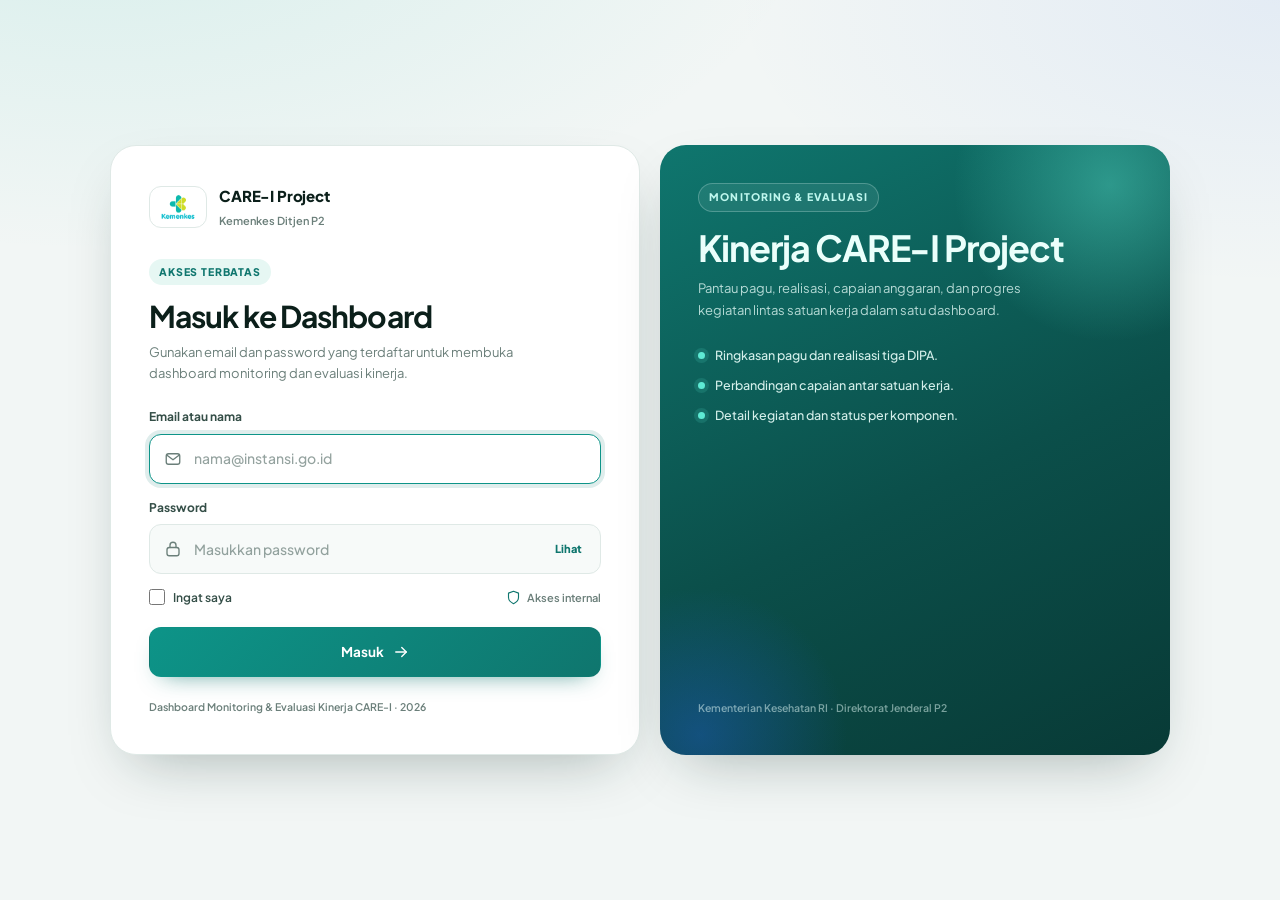
<file: index.html>
<!DOCTYPE html>
<html lang="id" data-theme="light">
<head>
  <meta charset="UTF-8">
  <meta name="viewport" content="width=device-width, initial-scale=1.0">
  <meta name="description" content="Dashboard Monitoring dan Evaluasi Kinerja CARE-I Project Tahun 2026 - Kementerian Kesehatan RI & The World Bank.">
  <title>Dasbor Kinerja CARE-I 2026 | Kemenkes Ditjen P2</title>
  <script src="js/auth-config.js"></script>
  <script>
    (function () {
      var cfg = window.PME_AUTH_CONFIG || {};
      var key = cfg.sessionKey || "pme.auth.v1";
      var session = null;
      try {
        var raw = window.sessionStorage.getItem(key) || window.localStorage.getItem(key);
        session = raw ? JSON.parse(raw) : null;
      } catch (error) {}
      if (session && session.exp && session.exp > Date.now()) return;
      try {
        window.sessionStorage.removeItem(key);
        window.localStorage.removeItem(key);
      } catch (error) {}
      var next = window.location.pathname + window.location.search + window.location.hash;
      window.location.replace((cfg.loginPath || "login.html") + "?next=" + encodeURIComponent(next));
    })();
  </script>
  <link rel="icon" type="image/png" href="assets/images/logos/kemenkes.png">
  <link rel="preconnect" href="https://fonts.googleapis.com">
  <link rel="preconnect" href="https://fonts.gstatic.com" crossorigin>
  <link href="https://fonts.googleapis.com/css2?family=Plus+Jakarta+Sans:wght@400;500;600;700;800&display=swap" rel="stylesheet">
  <link rel="stylesheet" href="css/styles.css">
</head>
<body>
  <a class="skip-link" href="#beranda">Lewati ke konten utama</a>

  <!-- SVG Sprite Icons -->
  <svg class="svg-sprite" aria-hidden="true" xmlns="http://www.w3.org/2000/svg">
    <symbol id="i-home" viewBox="0 0 24 24"><path d="m3 9 9-7 9 7v11a2 2 0 0 1-2 2H5a2 2 0 0 1-2-2z"/><polyline points="9 22 9 12 15 12 15 22"/></symbol>
    <symbol id="i-bar-chart" viewBox="0 0 24 24"><line x1="12" y1="20" x2="12" y2="10"/><line x1="18" y1="20" x2="18" y2="4"/><line x1="6" y1="20" x2="6" y2="16"/></symbol>
    <symbol id="i-wallet" viewBox="0 0 24 24"><rect x="3" y="6" width="18" height="14" rx="3"/><path d="M16 13h.01"/><path d="M3 10h18"/></symbol>
    <symbol id="i-banknote" viewBox="0 0 24 24"><rect x="2" y="6" width="20" height="12" rx="2"/><circle cx="12" cy="12" r="2"/><path d="M6 12h.01M18 12h.01"/></symbol>
    <symbol id="i-piggy" viewBox="0 0 24 24"><path d="M19 8.5V7a2 2 0 0 0-2-2h-1l-1.2-2.2a1 1 0 0 0-.9-.5H10a1 1 0 0 0-.9 1.5L10 5H8a4 4 0 0 0-4 4v1a4 4 0 0 0-2 3.5V17h2v2h4v-2h4v2h4v-2.3A6.5 6.5 0 0 0 21 12a6.4 6.4 0 0 0-2-3.5z"/><path d="M16 11h.01"/></symbol>
    <symbol id="i-target" viewBox="0 0 24 24"><circle cx="12" cy="12" r="9"/><circle cx="12" cy="12" r="5"/><circle cx="12" cy="12" r="1"/></symbol>
    <symbol id="i-calendar" viewBox="0 0 24 24"><rect x="3" y="4" width="18" height="18" rx="2"/><path d="M16 2v4M8 2v4M3 10h18"/></symbol>
    <symbol id="i-search" viewBox="0 0 24 24"><circle cx="11" cy="11" r="7"/><path d="m21 21-4.3-4.3"/></symbol>
    <symbol id="i-download" viewBox="0 0 24 24"><path d="M21 15v4a2 2 0 0 1-2 2H5a2 2 0 0 1-2-2v-4"/><path d="m7 10 5 5 5-5"/><path d="M12 15V3"/></symbol>
    <symbol id="i-printer" viewBox="0 0 24 24"><path d="M6 9V2h12v7"/><path d="M6 18H4a2 2 0 0 1-2-2v-5a2 2 0 0 1 2-2h16a2 2 0 0 1 2 2v5a2 2 0 0 1-2 2h-2"/><rect x="6" y="14" width="12" height="8"/></symbol>
    <symbol id="i-moon" viewBox="0 0 24 24"><path d="M21 12.79A9 9 0 1 1 11.21 3 7 7 0 0 0 21 12.79z"/></symbol>
    <symbol id="i-sun" viewBox="0 0 24 24"><circle cx="12" cy="12" r="4"/><path d="M12 2v2M12 20v2M4.93 4.93l1.41 1.41M17.66 17.66l1.41 1.41M2 12h2M20 12h2M6.34 17.66l-1.41 1.41M19.07 4.93l-1.41 1.41"/></symbol>
    <symbol id="i-menu" viewBox="0 0 24 24"><path d="M4 6h16M4 12h16M4 18h16"/></symbol>
    <symbol id="i-x" viewBox="0 0 24 24"><path d="M18 6 6 18M6 6l12 12"/></symbol>
    <symbol id="i-chevron-right" viewBox="0 0 24 24"><path d="m9 18 6-6-6-6"/></symbol>
    <symbol id="i-chevron-down" viewBox="0 0 24 24"><path d="m6 9 6 6 6-6"/></symbol>
    <symbol id="i-arrow-up" viewBox="0 0 24 24"><path d="m18 15-6-6-6 6"/></symbol>
    <symbol id="i-arrow-down" viewBox="0 0 24 24"><path d="m6 9 6 6 6-6"/></symbol>
    <symbol id="i-info" viewBox="0 0 24 24"><circle cx="12" cy="12" r="9"/><path d="M12 16v-4M12 8h.01"/></symbol>
    <symbol id="i-check" viewBox="0 0 24 24"><path d="m20 6-11 11-5-5"/></symbol>
    <symbol id="i-alert" viewBox="0 0 24 24"><path d="m10.29 3.86-8.18 14A2 2 0 0 0 3.82 21h16.36a2 2 0 0 0 1.71-3.14l-8.18-14a2 2 0 0 0-3.42 0z"/><path d="M12 9v4M12 17h.01"/></symbol>
    <symbol id="i-building" viewBox="0 0 24 24"><rect x="4" y="2" width="16" height="20" rx="1"/><path d="M9 22v-4h6v4M8 6h.01M16 6h.01M8 10h.01M16 10h.01M8 14h.01M16 14h.01"/></symbol>
    <symbol id="i-layers" viewBox="0 0 24 24"><path d="m12 2 9 5-9 5-9-5 9-5z"/><path d="m3 12 9 5 9-5"/><path d="m3 17 9 5 9-5"/></symbol>
    <symbol id="i-activity" viewBox="0 0 24 24"><path d="M22 12h-4l-3 9L9 3l-3 9H2"/></symbol>
    <symbol id="i-pie" viewBox="0 0 24 24"><path d="M21.21 15.89A10 10 0 1 1 8 2.83"/><path d="M22 12A10 10 0 0 0 12 2v10z"/></symbol>
    <symbol id="i-globe" viewBox="0 0 24 24"><circle cx="12" cy="12" r="9"/><path d="M3 12h18M12 3a15 15 0 0 1 0 18 15 15 0 0 1 0-18z"/></symbol>
    <symbol id="i-shield" viewBox="0 0 24 24"><path d="M12 22s8-4 8-10V5l-8-3-8 3v7c0 6 8 10 8 10z"/></symbol>
    <symbol id="i-users" viewBox="0 0 24 24"><path d="M16 21v-2a4 4 0 0 0-4-4H6a4 4 0 0 0-4 4v2"/><circle cx="9" cy="7" r="4"/><path d="M22 21v-2a4 4 0 0 0-3-3.87M16 3.13a4 4 0 0 1 0 7.75"/></symbol>
    <symbol id="i-file" viewBox="0 0 24 24"><path d="M14 2H6a2 2 0 0 0-2 2v16a2 2 0 0 0 2 2h12a2 2 0 0 0 2-2V8z"/><path d="M14 2v6h6M8 13h8M8 17h8"/></symbol>
    <symbol id="i-presentation" viewBox="0 0 24 24"><rect x="2" y="3" width="20" height="14" rx="2"/><path d="M12 17v4M8 21h8"/><path d="m9 11 2 2 4-4"/></symbol>
    <symbol id="i-filter" viewBox="0 0 24 24"><path d="M22 3H2l8 9.46V19l4 2v-8.54L22 3z"/></symbol>
    <symbol id="i-clock" viewBox="0 0 24 24"><circle cx="12" cy="12" r="9"/><path d="M12 7v5l3 2"/></symbol>
    <symbol id="i-external" viewBox="0 0 24 24"><path d="M18 13v6a2 2 0 0 1-2 2H5a2 2 0 0 1-2-2V8a2 2 0 0 1 2-2h6"/><path d="M15 3h6v6"/><path d="M10 14 21 3"/></symbol>
    <symbol id="i-logout" viewBox="0 0 24 24"><path d="M9 21H5a2 2 0 0 1-2-2V5a2 2 0 0 1 2-2h4"/><path d="m16 17 5-5-5-5"/><path d="M21 12H9"/></symbol>
    <symbol id="i-flask" viewBox="0 0 24 24"><path d="M10 2v7.527a2 2 0 0 1-.211.896L4.72 20.55a1 1 0 0 0 .9 1.45h12.76a1 1 0 0 0 .9-1.45l-5.069-10.127A2 2 0 0 1 14 9.527V2"/><path d="M8.5 2h7"/><path d="M7 16h10"/></symbol>
    <symbol id="i-cog" viewBox="0 0 24 24"><circle cx="12" cy="12" r="3"/><path d="M19.4 15a1.65 1.65 0 0 0 .33 1.82l.06.06a2 2 0 1 1-2.83 2.83l-.06-.06a1.65 1.65 0 0 0-1.82-.33 1.65 1.65 0 0 0-1 1.51V21a2 2 0 0 1-4 0v-.09A1.65 1.65 0 0 0 9 19.4a1.65 1.65 0 0 0-1.82.33l-.06.06a2 2 0 1 1-2.83-2.83l.06-.06a1.65 1.65 0 0 0 .33-1.82 1.65 1.65 0 0 0-1.51-1H3a2 2 0 0 1 0-4h.09A1.65 1.65 0 0 0 4.6 9a1.65 1.65 0 0 0-.33-1.82l-.06-.06a2 2 0 1 1 2.83-2.83l.06.06a1.65 1.65 0 0 0 1.82.33H9a1.65 1.65 0 0 0 1-1.51V3a2 2 0 0 1 4 0v.09a1.65 1.65 0 0 0 1 1.51 1.65 1.65 0 0 0 1.82-.33l.06-.06a2 2 0 1 1 2.83 2.83l-.06.06a1.65 1.65 0 0 0-.33 1.82V9a1.65 1.65 0 0 0 1.51 1H21a2 2 0 0 1 0 4h-.09a1.65 1.65 0 0 0-1.51 1z"/></symbol>
    <symbol id="i-headset" viewBox="0 0 24 24"><path d="M3 18v-6a9 9 0 0 1 18 0v6"/><path d="M21 19a2 2 0 0 1-2 2h-1a2 2 0 0 1-2-2v-3a2 2 0 0 1 2-2h3zM3 19a2 2 0 0 0 2 2h1a2 2 0 0 0 2-2v-3a2 2 0 0 0-2-2H3z"/></symbol>
  </svg>

  <div class="dashboard-shell">
    <!-- Left Sidebar (Matching Dasbor Kinerja CARE-I 2026.png) -->
    <aside class="dashboard-sidebar" id="appSidebar" aria-label="Navigasi Utama Proyek">
      <div>
        <a class="sidebar-brand" href="#beranda" aria-label="CARE-I Project Beranda">
          <img src="assets/images/logos/kemenkes.png" alt="Logo Kemenkes">
          <div class="sidebar-brand-text">
            <strong>CARE-I Project</strong>
            <small>Kemenkes Ditjen P2</small>
          </div>
        </a>

        <nav class="side-nav" id="sideNav">
          <a class="side-nav-link is-active" href="#beranda" data-section="beranda">
            <svg class="icon"><use href="#i-home"></use></svg>
            <span>Beranda</span>
          </a>
          <a class="side-nav-link" href="#profil" data-section="profil">
            <svg class="icon"><use href="#i-bar-chart"></use></svg>
            <span>Profil Project</span>
          </a>
          <a class="side-nav-link" href="#anggaran" data-section="anggaran">
            <svg class="icon"><use href="#i-wallet"></use></svg>
            <span>Anggaran</span>
          </a>
          <a class="side-nav-link" href="#kegiatan" data-section="kegiatan">
            <svg class="icon"><use href="#i-cog"></use></svg>
            <span>Pelaksanaan Kegiatan</span>
          </a>
          <button class="side-nav-link side-nav-action" id="btnOpenKurs" type="button">
            <svg class="icon"><use href="#i-banknote"></use></svg>
            <span>Kurs USD/IDR</span>
          </button>
          <!--
          <button class="side-nav-link side-nav-action" id="btnOpenRealisasiInput" type="button">
            <svg class="icon"><use href="#i-activity"></use></svg>
            <span>Input Realisasi</span>
          </button> 
          -->
        </nav>
      </div>

      <div class="sidebar-footer">
        <div class="sidebar-tagline">
          <span class="sidebar-tagline-text">One Health for a Healthier Indonesia</span>
          <span class="sidebar-tagline-sub">Pandemic Fund &middot; CARE-I</span>
        </div>
      </div>
    </aside>

    <div class="sidebar-backdrop" id="sidebarBackdrop" aria-hidden="true"></div>

    <!-- Main Content Stream -->
    <div class="dashboard-content">
      <!-- Topbar Header -->
      <header class="dashboard-topbar" id="topbar">
        <div class="dashboard-topbar-title">
          <h1 id="topbarTitle">Monitoring dan Evaluasi Kinerja CARE-I Project Tahun 2026</h1>
          <p id="topbarSubtitle">Bersama untuk Indonesia lebih sehat dan siap menghadapi pandemi</p>
        </div>

        <div class="dashboard-topbar-row">
          <div class="topbar-logos">
            <img src="assets/images/logos/kemenkes.png" alt="Logo Kemenkes Ditjen P2" title="Kemenkes Ditjen P2">
            <img src="assets/images/logos/world-bank.png" alt="The World Bank" title="The World Bank">
            <img src="assets/images/logos/pandemic-fund.png" alt="The Pandemic Fund" title="The Pandemic Fund">
          </div>

          <div class="topbar-actions">
          <a class="btn btn-ghost" href="presentations.html" title="Buka halaman presentasi">
            <svg class="icon"><use href="#i-presentation"></use></svg>
            <span>Presentations</span>
          </a>
          <label class="select-box year-filter" for="filterYear" title="Pilih tahun anggaran">
            <svg class="icon"><use href="#i-calendar"></use></svg>
            <select id="filterYear" aria-label="Pilih tahun anggaran"></select>
          </label>
          <span class="data-pill" title="Periode data terakhir">
            <svg class="icon"><use href="#i-calendar"></use></svg>
            <span>Data per <strong id="dataAsOfTop">01 Oktober 2026</strong></span>
          </span>
          <button class="icon-btn" id="themeToggle" type="button" aria-label="Ubah tema" title="Ubah tema">
            <svg class="icon icon-moon"><use href="#i-moon"></use></svg>
            <svg class="icon icon-sun"><use href="#i-sun"></use></svg>
          </button>
          <button class="btn btn-ghost" id="btnExport" type="button" title="Ekspor data kegiatan ke CSV">
            <svg class="icon"><use href="#i-download"></use></svg>
            <span>Ekspor</span>
          </button>
          <button class="btn btn-primary" id="btnPrint" type="button" title="Cetak dashboard">
            <svg class="icon"><use href="#i-printer"></use></svg>
            <span>Cetak</span>
          </button>
          <details class="user-menu" id="topbarUser" hidden>
            <summary class="user-summary">
              <span class="user-avatar" id="userAvatar" aria-hidden="true">A</span>
              <span class="user-text">
                <strong id="userName">Administrator</strong>
                <small id="userEmail">admin@pme.go.id</small>
              </span>
              <svg class="icon user-chevron" aria-hidden="true"><use href="#i-chevron-down"></use></svg>
            </summary>
            <div class="user-pop">
              <div class="user-pop-head">
                <span class="user-avatar user-avatar-lg" id="userAvatarPop" aria-hidden="true">A</span>
                <span class="user-pop-text">
                  <strong id="userNamePop">Administrator</strong>
                  <small id="userEmailPop">admin@pme.go.id</small>
                </span>
              </div>
              <button class="user-logout" id="logoutBtn" type="button">
                <svg class="icon"><use href="#i-logout"></use></svg>
                <span>Keluar dari dashboard</span>
              </button>
            </div>
          </details>
          <button class="icon-btn nav-toggle" id="navToggle" type="button" aria-label="Buka navigasi sidebar" aria-expanded="false">
            <svg class="icon"><use href="#i-menu"></use></svg>
          </button>
          </div>
        </div>
      </header>

      <main id="main">
        <!-- ====================================================================
             SECTION 1: BERANDA (Matching Dasbor Kinerja CARE-I 2026.png)
             ==================================================================== -->
        <section class="section section-beranda" id="beranda" aria-labelledby="berandaHeading">
          <h2 class="sr-only" id="berandaHeading">Beranda Eksekutif CARE-I 2026</h2>

          <!-- 4 Top KPI Cards -->
          <div class="beranda-kpi-grid">
            <article class="beranda-kpi-card">
              <div class="beranda-kpi-top">
                <div>
                  <span class="beranda-kpi-label">Total Pagu</span>
                  <strong class="beranda-kpi-value" id="berandaPagu">Rp79,89 M</strong>
                </div>
                <div class="beranda-kpi-icon">
                  <svg class="icon"><use href="#i-wallet"></use></svg>
                </div>
              </div>
              <div class="beranda-kpi-foot">
                <span>Alokasi 3 DIPA Tahun 2026</span>
                <span class="chip chip-teal">11 Satker</span>
              </div>
            </article>

            <article class="beranda-kpi-card kpi-realisasi">
              <div class="beranda-kpi-top">
                <div>
                  <span class="beranda-kpi-label">Total Realisasi</span>
                  <strong class="beranda-kpi-value" id="berandaRealisasi">Rp49,14 M</strong>
                </div>
                <div class="beranda-kpi-icon">
                  <svg class="icon"><use href="#i-file"></use></svg>
                </div>
              </div>
              <div class="beranda-kpi-foot">
                <span>Cut off SAKTI (SP2D)</span>
                <span class="chip chip-teal" id="berandaRealisasiPct">61,5%</span>
              </div>
            </article>

            <article class="beranda-kpi-card kpi-sisa">
              <div class="beranda-kpi-top">
                <div>
                  <span class="beranda-kpi-label">Sisa Anggaran</span>
                  <strong class="beranda-kpi-value" id="berandaSisa">Rp30,76 M</strong>
                </div>
                <div class="beranda-kpi-icon">
                  <svg class="icon"><use href="#i-piggy"></use></svg>
                </div>
              </div>
              <div class="beranda-kpi-foot">
                <span>Sisa alokasi belum terserap</span>
                <span class="chip chip-amber" id="berandaSisaPct">38,5%</span>
              </div>
            </article>

            <article class="beranda-kpi-card kpi-capaian">
              <div class="beranda-kpi-top">
                <div>
                  <span class="beranda-kpi-label">Capaian Realisasi</span>
                  <strong class="beranda-kpi-value" id="berandaCapaian">61,5%</strong>
                </div>
                <div class="beranda-gauge-wrap">
                  <div class="beranda-gauge-ring">
                    <svg viewBox="0 0 36 36">
                      <path class="bg" d="M18 2.0845 a 15.9155 15.9155 0 0 1 0 31.831 a 15.9155 15.9155 0 0 1 0 -31.831" />
                      <path class="val" id="berandaCapaianRing" stroke-dasharray="61.5, 100" d="M18 2.0845 a 15.9155 15.9155 0 0 1 0 31.831 a 15.9155 15.9155 0 0 1 0 -31.831" />
                    </svg>
                    <div class="beranda-gauge-icon">
                      <svg class="icon"><use href="#i-check"></use></svg>
                    </div>
                  </div>
                </div>
              </div>
              <div class="beranda-kpi-foot">
                <span>Target Realisasi 2026</span>
                <span class="chip chip-teal">Berprogres</span>
              </div>
            </article>
          </div>

          <!-- Middle Row: Profil Hibah CARE-I & Realisasi Anggaran 2026 (Grouped Bar Chart) -->
          <div class="beranda-middle-grid">
            <article class="beranda-profile-card">
              <div class="beranda-card-head">
                <svg class="icon"><use href="#i-info"></use></svg>
                <h3>Profil Hibah CARE-I</h3>
              </div>
              <div class="beranda-profile-body">
                <div class="beranda-profile-left">
                  <div class="beranda-grant-stat">
                    <span>Nilai Hibah</span>
                    <strong id="berandaGrantUSD">USD 20,72 Juta</strong>
                    <small id="berandaGrantIDR">(&approx; Rp 331,56 Miliar)</small>
                  </div>
                  <div class="beranda-grant-stat">
                    <span>Periode Pelaksanaan</span>
                    <strong id="berandaPeriod">2025 &ndash; 2028</strong>
                    <small>Closing: 31 Agustus 2028</small>
                  </div>
                  <p class="beranda-profile-desc">
                    Memperkuat kapasitas kesiapsiagaan dan respons pandemi Indonesia melalui pendekatan <strong>OneHealth</strong> yang terintegrasi, dengan fokus pada Penyakit Infeksi Emerging (EID).
                  </p>
                </div>
                <div class="beranda-komponen-box">
                  <h4>Komponen Kegiatan</h4>
                  <ul class="beranda-komponen-list" id="berandaKomponenList">
                    <li class="beranda-komponen-item c-lab">
                      <div class="beranda-komponen-item-left">
                        <svg class="icon"><use href="#i-flask"></use></svg>
                        <span>Laboratory System</span>
                      </div>
                      <span class="beranda-komponen-pct">23%</span>
                    </li>
                    <li class="beranda-komponen-item c-surv">
                      <div class="beranda-komponen-item-left">
                        <svg class="icon"><use href="#i-search"></use></svg>
                        <span>Surveillance</span>
                      </div>
                      <span class="beranda-komponen-pct">62%</span>
                    </li>
                    <li class="beranda-komponen-item c-resp">
                      <div class="beranda-komponen-item-left">
                        <svg class="icon"><use href="#i-shield"></use></svg>
                        <span>Health Response</span>
                      </div>
                      <span class="beranda-komponen-pct">1%</span>
                    </li>
                    <li class="beranda-komponen-item c-cross">
                      <div class="beranda-komponen-item-left">
                        <svg class="icon"><use href="#i-layers"></use></svg>
                        <span>Cross-Cutting</span>
                      </div>
                      <span class="beranda-komponen-pct">14%</span>
                    </li>
                  </ul>
                </div>
              </div>
            </article>

            <!-- Realisasi Anggaran 2026 (Grouped Bar Chart: Pagu, Realisasi, Sisa per DIPA) -->
            <article class="beranda-dipa-card">
              <div class="beranda-card-head" style="justify-content: space-between;">
                <div style="display:flex; align-items:center; gap:10px;">
                  <svg class="icon"><use href="#i-bar-chart"></use></svg>
                  <h3>Realisasi Anggaran 2026</h3>
                </div>
                <div class="legend-inline">
                  <span><i class="dot" style="background:#0f4c47;"></i> Pagu</span>
                  <span><i class="dot" style="background:#0d9488;"></i> Realisasi</span>
                  <span><i class="dot" style="background:#84cc16;"></i> Sisa</span>
                </div>
              </div>
              <div class="beranda-chart-wrap">
                <canvas id="berandaDipaChart" aria-label="Grafik realisasi anggaran per DIPA" role="img"></canvas>
              </div>
            </article>
          </div>

          <!-- Bottom Row: Status Indikator Pelaksanaan (Donut), Progress Implementasi, Informasi Penting -->
          <div class="beranda-bottom-grid">
            <!-- Card 1: Status Indikator Pelaksanaan -->
            <article class="beranda-donut-card">
              <div class="beranda-card-head">
                <svg class="icon"><use href="#i-target"></use></svg>
                <h3>Status Indikator Pelaksanaan</h3>
              </div>
              <div class="beranda-donut-wrap">
                <div class="beranda-donut-canvas-box">
                  <canvas id="indicatorStatusChart" aria-label="Donut status indikator pelaksanaan" role="img"></canvas>
                  <div class="beranda-donut-center">
                    <strong id="berandaIndicatorCount">51</strong>
                    <span>Indikator</span>
                  </div>
                </div>
                <ul class="beranda-donut-legend">
                  <li>
                    <span class="dot-label"><span class="dot" style="background:#10b981;"></span>Tercapai</span>
                    <strong>58% (12)</strong>
                  </li>
                  <li>
                    <span class="dot-label"><span class="dot" style="background:#0284c7;"></span>Berprogres</span>
                    <strong>19% (22)</strong>
                  </li>
                  <li>
                    <span class="dot-label"><span class="dot" style="background:#f59e0b;"></span>Perlu Perhatian</span>
                    <strong>3% (5)</strong>
                  </li>
                  <li>
                    <span class="dot-label"><span class="dot" style="background:#94a3b8;"></span>Tanpa PIC / &gt;2026</span>
                    <strong>20% (12)</strong>
                  </li>
                </ul>
              </div>
            </article>

            <!-- Card 2: Progress Implementasi Kegiatan -->
            <article class="beranda-progress-card">
              <div class="beranda-card-head">
                <svg class="icon"><use href="#i-activity"></use></svg>
                <h3>Progress Implementasi Kegiatan</h3>
              </div>
              <div class="beranda-progress-list" id="berandaCompProgress">
                <div class="beranda-prog-item">
                  <div class="beranda-prog-head">
                    <span class="beranda-prog-head-left"><svg class="icon" style="color:#0d9488"><use href="#i-flask"></use></svg>Penguatan Sistem Laboratorium</span>
                    <strong>23%</strong>
                  </div>
                  <div class="beranda-prog-bar"><span style="width:23%; background:#0d9488"></span></div>
                </div>
                <div class="beranda-prog-item">
                  <div class="beranda-prog-head">
                    <span class="beranda-prog-head-left"><svg class="icon" style="color:#2563eb"><use href="#i-search"></use></svg>Penguatan Sistem Surveilans Terpadu</span>
                    <strong>62%</strong>
                  </div>
                  <div class="beranda-prog-bar"><span style="width:62%; background:#2563eb"></span></div>
                </div>
                <div class="beranda-prog-item">
                  <div class="beranda-prog-head">
                    <span class="beranda-prog-head-left"><svg class="icon" style="color:#f59e0b"><use href="#i-shield"></use></svg>Penguatan Kesiapsiagaan &amp; Respons</span>
                    <strong>1%</strong>
                  </div>
                  <div class="beranda-prog-bar"><span style="width:1%; background:#f59e0b"></span></div>
                </div>
                <div class="beranda-prog-item">
                  <div class="beranda-prog-head">
                    <span class="beranda-prog-head-left"><svg class="icon" style="color:#8b5cf6"><use href="#i-layers"></use></svg>Komponen Lintas Sektor</span>
                    <strong>14%</strong>
                  </div>
                  <div class="beranda-prog-bar"><span style="width:14%; background:#8b5cf6"></span></div>
                </div>
              </div>
            </article>

            <!-- Card 3: Informasi Penting -->
            <article class="beranda-info-card">
              <div class="beranda-card-head">
                <svg class="icon"><use href="#i-users"></use></svg>
                <h3>Informasi Penting</h3>
              </div>
              <ul class="beranda-info-list">
                <li class="beranda-info-item">
                  <div class="beranda-info-icon"><svg class="icon"><use href="#i-calendar"></use></svg></div>
                  <div>
                    <strong>Periode Proyek 2025 &ndash; 2028</strong>
                    <p>Closing Date: 31 Agustus 2028 dengan skema pendanaan Pandemic Fund &amp; World Bank.</p>
                  </div>
                </li>
                <li class="beranda-info-item">
                  <div class="beranda-info-icon"><svg class="icon"><use href="#i-shield"></use></svg></div>
                  <div>
                    <strong>Pelaksanaan Swakelola Tipe 2</strong>
                    <p>Kementerian Kesehatan bertindak sebagai Executing Agency (EA) bersama K/L mitra.</p>
                  </div>
                </li>
                <li class="beranda-info-item">
                  <div class="beranda-info-icon"><svg class="icon"><use href="#i-users"></use></svg></div>
                  <div>
                    <strong>Pelaksana Multisektor</strong>
                    <p>Kemenkes, BRIN, Kementan, Kemenko PMK, Kemenko PM, dan Kemenhut.</p>
                  </div>
                </li>
              </ul>
            </article>
          </div>

          <!-- Beranda Bottom Banner -->
          <footer class="beranda-banner-foot">
            <div class="beranda-banner-left">Bogor, 30 September &ndash; 3 Oktober 2026</div>
            <div class="beranda-banner-center">Sehat Bersama &nbsp;|&nbsp; Siap Menghadapi Pandemi &nbsp;|&nbsp; Mewujudkan Indonesia Sehat</div>
            <div class="beranda-banner-right">
              <svg class="icon"><use href="#i-check"></use></svg>
              <span>CARE-I Project</span>
            </div>
          </footer>
        </section>

        <!-- ====================================================================
             SECTION 2: PROFIL PROJECT
             ==================================================================== -->
        <section class="section" id="profil" aria-labelledby="profilTitle">
          <div class="section-head">
            <div>
              <span class="section-kicker">Informasi Program</span>
              <h2 id="profilTitle">Profil Hibah CARE-I</h2>
            </div>
            <p class="section-note">One Health for a Healthier Indonesia &middot; Grant No. TF0B9745</p>
          </div>

          <div class="grid grid-2">
            <article class="card profile-card">
              <div class="profile-head">
                <div class="profile-logo">
                  <img src="assets/images/logos/kemenkes.png" alt="Logo Kementerian Kesehatan">
                </div>
                <div>
                  <h3>CARE-I Project</h3>
                  <p>Collaborative Approach for Resilient Surveillance and Pandemic Preparedness in Indonesia</p>
                </div>
              </div>
              <dl class="profile-list">
                <div><dt>Kementerian / Lembaga</dt><dd id="profileInstitution">Kementerian Kesehatan RI - Ditjen P2</dd></div>
                <div><dt>Mitra Pembangunan</dt><dd id="profilePartner">The World Bank &amp; The Pandemic Fund</dd></div>
                <div><dt>Nilai Hibah 3 Tahun</dt><dd id="profileGrant">USD 20,72 Juta (&approx; Rp 331,56 Miliar)</dd></div>
                <div><dt>Pagu Tahun <span id="profilePaguLabel">2026</span></dt><dd id="profilePaguYear">Rp 79.894.446.000</dd></div>
                <div><dt>Signed Grant Agreement</dt><dd>8 Desember 2025</dd></div>
                <div><dt>Implementation Support Mission</dt><dd>12 &ndash; 14 Januari 2026</dd></div>
                <div><dt>Batas Akhir (Closing Date)</dt><dd id="profileClosing">31 Agustus 2028</dd></div>
                <div><dt>Executing Agency (EA)</dt><dd id="profileEA">Kementerian Kesehatan RI</dd></div>
                <div><dt>Satker Pelaksana</dt><dd id="profileSatkers">11 Satker / PIUs Lintas Kementerian</dd></div>
                <div><dt>Sumber Data Dashboard</dt><dd id="profileSource">dashboard PME.xlsx / SAKTI SP2D</dd></div>
              </dl>
            </article>

            <article class="card info-card">
              <div class="card-head">
                <div>
                  <h3>Komponen Utama &amp; Tata Kelola</h3>
                  <p>Fokus strategis kesiapsiagaan pandemi terintegrasi</p>
                </div>
              </div>
              <ul class="info-list">
                <li>
                  <span class="info-icon"><svg class="icon"><use href="#i-flask"></use></svg></span>
                  <div>
                    <strong>PPR (Pandemic Preparedness and Response)</strong>
                    <p>Penguatan kesiapsiagaan sistem laboratorium deteksi dini, respons cepat KLB, dan tata kelola tanggap darurat kesehatan nasional.</p>
                  </div>
                </li>
                <li>
                  <span class="info-icon"><svg class="icon"><use href="#i-shield"></use></svg></span>
                  <div>
                    <strong>IHR (International Health Regulations)</strong>
                    <p>Kepatuhan terhadap standar surveilans terpadu global, verifikasi sinyal wabah 48 jam, dan akreditasi bio-keamanan laboratorium.</p>
                  </div>
                </li>
                <li>
                  <span class="info-icon"><svg class="icon"><use href="#i-users"></use></svg></span>
                  <div>
                    <strong>Skema Swakelola Tipe II K/L</strong>
                    <p>Penyaluran anggaran kontraktual ke Kemenko PM, Kemenko PMK, Kemenhut, Kementan, dan BRIN guna memastikan interoperabilitas One Health.</p>
                  </div>
                </li>
                <li>
                  <span class="info-icon"><svg class="icon"><use href="#i-globe"></use></svg></span>
                  <div>
                    <strong>One Health for a Healthier Indonesia</strong>
                    <p>Pendekatan holistik yang memadukan kesehatan manusia, hewan, satwa liar, dan lingkungan hidup.</p>
                  </div>
                </li>
              </ul>
            </article>
          </div>

          <!-- Official Partner Logos -->
          <article class="card logo-card">
            <div class="card-head">
              <div>
                <h3>PIU &amp; Mitra Pelaksana Resmi</h3>
                <p>Lembaga pelaksana sesuai slide pembuka Monitoring &amp; Evaluasi Kinerja CARE-I 2026</p>
              </div>
            </div>
            <div class="logo-groups">
              <div class="logo-group">
                <span class="logo-group-label">Project Implementing Units (PIUs)</span>
                <div class="logo-row logo-row-piu">
                  <figure class="logo-item">
                    <img src="assets/images/logos/kemenkes.png" alt="Kementerian Kesehatan RI">
                    <figcaption>Kemenkes</figcaption>
                  </figure>
                  <figure class="logo-item">
                    <img src="assets/images/logos/kemenko-pm.png" alt="Kemenko Pemberdayaan Masyarakat">
                    <figcaption>Kemenko PM</figcaption>
                  </figure>
                  <figure class="logo-item">
                    <img src="assets/images/logos/kemenko-pmk.png" alt="Kemenko PMK">
                    <figcaption>Kemenko PMK</figcaption>
                  </figure>
                  <figure class="logo-item">
                    <img src="assets/images/logos/kemenhut.png" alt="Kementerian Kehutanan">
                    <figcaption>Kemenhut</figcaption>
                  </figure>
                  <figure class="logo-item">
                    <img src="assets/images/logos/kementan.png" alt="Kementerian Pertanian">
                    <figcaption>Kementan</figcaption>
                  </figure>
                  <figure class="logo-item">
                    <img src="assets/images/logos/brin.png" alt="Badan Riset dan Inovasi Nasional">
                    <figcaption>BRIN</figcaption>
                  </figure>
                </div>
              </div>

              <div class="logo-group">
                <span class="logo-group-label">Implementing Entities</span>
                <div class="logo-row">
                  <figure class="logo-item">
                    <img src="assets/images/logos/who.png" alt="World Health Organization">
                    <figcaption>WHO</figcaption>
                  </figure>
                  <figure class="logo-item">
                    <img src="assets/images/logos/fao.png" alt="Food and Agriculture Organization">
                    <figcaption>FAO</figcaption>
                  </figure>
                </div>
              </div>

              <div class="logo-group">
                <span class="logo-group-label">Mitra &amp; Pendanaan</span>
                <div class="logo-row">
                  <figure class="logo-item">
                    <img src="assets/images/logos/world-bank.png" alt="The World Bank">
                    <figcaption>The World Bank</figcaption>
                  </figure>
                  <figure class="logo-item">
                    <img src="assets/images/logos/pandemic-fund.png" alt="The Pandemic Fund">
                    <figcaption>Pandemic Fund</figcaption>
                  </figure>
                </div>
              </div>
            </div>
          </article>
        </section>

        <!-- ====================================================================
             SECTION 3: ANGGARAN (Detailed Financial Analysis)
             ==================================================================== -->
        <section class="section" id="anggaran" aria-labelledby="anggaranTitle">
          <div class="section-head">
            <div>
              <span class="section-kicker">Distribusi Anggaran</span>
              <h2 id="anggaranTitle">Pagu &amp; Realisasi per DIPA dan Satker</h2>
            </div>
            <p class="section-note">11 satker pelaksana &middot; Total pagu <strong id="anggaranTotalPagu">Rp 79,89 M</strong></p>
          </div>

          <!-- Financial Breakdown Cards -->
          <div class="kpi-grid">
            <article class="card kpi-card kpi-teal">
              <div class="kpi-top">
                <span class="kpi-icon"><svg class="icon"><use href="#i-wallet"></use></svg></span>
                <span class="kpi-label">Realisasi 3 DIPA</span>
              </div>
              <strong class="kpi-value" id="kpiDipaTotal">Rp 49,14 M</strong>
              <div class="kpi-foot">
                <span>Pagu: Rp 79,89 M</span>
                <span class="chip chip-teal" id="kpiDipaTotalPct">61,50%</span>
              </div>
            </article>

            <article class="card kpi-card kpi-blue">
              <div class="kpi-top">
                <span class="kpi-icon"><svg class="icon"><use href="#i-building"></use></svg></span>
                <span class="kpi-label">Realisasi DIPA P2</span>
              </div>
              <strong class="kpi-value" id="kpiDipaP2">Rp 48,69 M</strong>
              <div class="kpi-foot">
                <span>Pagu: Rp 74,23 M</span>
                <span class="chip chip-blue" id="kpiDipaP2Pct">65,59%</span>
              </div>
            </article>

            <article class="card kpi-card kpi-purple">
              <div class="kpi-top">
                <span class="kpi-icon"><svg class="icon"><use href="#i-users"></use></svg></span>
                <span class="kpi-label">K/L Swakelola Tipe II</span>
              </div>
              <strong class="kpi-value" id="kpiKlSwakelola">Rp 35,38 M</strong>
              <div class="kpi-foot">
                <span>Pagu: Rp 39,46 M</span>
                <span class="chip chip-purple" id="kpiKlSwakelolaPct">89,65%</span>
              </div>
            </article>

            <article class="card kpi-card kpi-amber">
              <div class="kpi-top">
                <span class="kpi-icon"><svg class="icon"><use href="#i-activity"></use></svg></span>
                <span class="kpi-label">Ditjen P2 Internal</span>
              </div>
              <strong class="kpi-value" id="kpiDitjenP2">Rp 13,31 M</strong>
              <div class="kpi-foot">
                <span>Pagu: Rp 34,77 M</span>
                <span class="chip chip-amber" id="kpiDitjenP2Pct">38,28%</span>
              </div>
            </article>
          </div>

          <!-- Charts Grid: Tren Kumulatif & Komposisi Anggaran -->
          <div class="grid grid-2-1">
            <article class="card chart-card">
              <div class="card-head">
                <div>
                  <h3>Tren Kumulatif Realisasi Anggaran</h3>
                  <p>Pertumbuhan realisasi kumulatif dibandingkan target pagu tahun 2026</p>
                </div>
                <span class="chip chip-teal">Mingguan 2026</span>
              </div>
              <div class="chart-box chart-trend">
                <canvas id="trendChart" aria-label="Grafik tren kumulatif realisasi" role="img"></canvas>
              </div>
              <div class="chart-foot" id="trendFoot"></div>
            </article>

            <article class="card chart-card">
              <div class="card-head">
                <div>
                  <h3>Komposisi Anggaran Komponen</h3>
                  <p>Distribusi pagu 4 komponen utama kegiatan</p>
                </div>
              </div>
              <div class="donut-box">
                <canvas id="componentChart" aria-label="Donat komposisi anggaran per komponen" role="img"></canvas>
                <div class="donut-center">
                  <strong id="componentCenter">Rp 0</strong>
                  <span>Total Pagu</span>
                </div>
              </div>
              <ul class="legend-list" id="componentLegend"></ul>
            </article>
          </div>

          <!-- Satker Comparison & DIPA Drilldown -->
          <article class="card chart-card">
            <div class="card-head">
              <div>
                <h3>Pagu &amp; Realisasi per DIPA dan Satuan Kerja</h3>
                <p>Klik DIPA untuk menyaring satker atau gunakan tombol cakupan di sebelah kanan</p>
              </div>
              <div class="legend-inline">
                <span><i class="dot dot-slate"></i> Pagu</span>
                <span><i class="dot dot-teal"></i> Realisasi</span>
              </div>
            </div>

            <div class="dipa-layout">
              <div class="chart-box chart-dipa">
                <canvas id="dipaChart" aria-label="Grafik batang pagu dan realisasi per DIPA" role="img"></canvas>
              </div>
              <ul class="dipa-list" id="dipaList"></ul>
            </div>

            <div class="dipa-subhead">
              <div>
                <h4 id="dipaSatkerTitle">Perbandingan Pagu dan Realisasi per Satker</h4>
                <p id="dipaSatkerNote">11 satker &middot; diurutkan berdasarkan pagu terbesar</p>
              </div>
              <div class="dipa-subhead-actions">
                <div class="dipa-scope" id="dipaScope" role="group" aria-label="Cakupan satker DIPA P2">
                  <button type="button" class="dipa-scope-btn is-active" data-scope="p2" aria-pressed="true">Hanya P2</button>
                  <button type="button" class="dipa-scope-btn" data-scope="kl" aria-pressed="false">Kementerian / Lembaga</button>
                  <button type="button" class="dipa-scope-btn" data-scope="all" aria-pressed="false">Semua Satker</button>
                </div>
                <button type="button" class="dipa-reset" id="dipaReset" hidden>Tampilkan semua DIPA</button>
              </div>
            </div>
            <div class="chart-box chart-satker" id="dipaSatkerBox">
              <canvas id="satkerChart" aria-label="Grafik batang pagu dan realisasi per satker" role="img"></canvas>
            </div>
          </article>

          <!-- Satker Rekap Table -->
          <article class="card table-card">
            <div class="card-head">
              <div>
                <h3>Rekap Kinerja Satuan Kerja (11 Satker)</h3>
                <p>Ringkasan alokasi, realisasi SP2D, capaian, dan sisa per satuan kerja</p>
              </div>
            </div>
            <div class="table-wrap">
              <table class="data-table">
                <thead>
                  <tr>
                    <th scope="col">Satker</th>
                    <th scope="col" class="num">Pagu</th>
                    <th scope="col" class="num">Realisasi</th>
                    <th scope="col" class="progress-col">Capaian</th>
                    <th scope="col" class="num">Sisa</th>
                    <th scope="col" class="center">Status</th>
                  </tr>
                </thead>
                <tbody id="satkerTableBody"></tbody>
              </table>
            </div>
          </article>

          <!-- Kontrak Swakelola Tipe II K/L Table (Slide 10 & 11) -->
          <article class="card table-card">
            <div class="card-head">
              <div>
                <h3>Pelaksanaan Kontrak Swakelola Tipe II (Kementerian / Lembaga)</h3>
                <p>Penyaluran dana Termin I dan status kegiatan kontraktual lintas K/L</p>
              </div>
              <span class="chip chip-teal">Capaian K/L: 89,65%</span>
            </div>
            <div class="table-wrap">
              <table class="data-table">
                <thead>
                  <tr>
                    <th scope="col">Kementerian / Lembaga</th>
                    <th scope="col">Tgl Kontrak</th>
                    <th scope="col">Tgl Transfer</th>
                    <th scope="col" class="num">Pagu Kontrak</th>
                    <th scope="col" class="num">Realisasi SP2D</th>
                    <th scope="col" class="progress-col">Capaian</th>
                    <th scope="col">Kegiatan Utama Terlaksana</th>
                  </tr>
                </thead>
                <tbody id="swakelolaTableBody"></tbody>
              </table>
            </div>
          </article>
        </section>


        <!-- ====================================================================
             SECTION 5: PELAKSANAAN KEGIATAN (Transactions from Excel)
             ==================================================================== -->
        <section class="section" id="kegiatan" aria-labelledby="kegiatanTitle">
          <div class="section-head">
            <div>
              <span class="section-kicker">Pelaksanaan Kegiatan</span>
              <h2 id="kegiatanTitle">Rincian Kegiatan &amp; Transaksi</h2>
            </div>
            <p class="section-note">Berdasarkan <strong id="activityTotalNote">70</strong> kegiatan pada lembar kerja sumber</p>
          </div>

          <div class="grid grid-3">
            <article class="card chart-card">
              <div class="card-head">
                <div>
                  <h3>Status Capaian Kegiatan</h3>
                  <p>Distribusi kegiatan berdasarkan % realisasi</p>
                </div>
              </div>
              <div class="donut-box donut-small">
                <canvas id="statusChart" aria-label="Donat status capaian kegiatan" role="img"></canvas>
                <div class="donut-center">
                  <strong id="statusCenter">0</strong>
                  <span>Kegiatan</span>
                </div>
              </div>
              <ul class="legend-list legend-compact" id="statusLegend"></ul>
            </article>

            <article class="card">
              <div class="card-head">
                <div>
                  <h3>Progress Implementasi Komponen</h3>
                  <p>Capaian penyerapan realisasi per komponen</p>
                </div>
              </div>
              <div class="progress-list" id="componentProgress"></div>
            </article>

            <article class="card">
              <div class="card-head">
                <div>
                  <h3>Perlu Perhatian Khusus</h3>
                  <p>Kegiatan dengan capaian terendah</p>
                </div>
                <span class="chip chip-amber">Akselerasi</span>
              </div>
              <ol class="attention-list" id="attentionList"></ol>
            </article>
          </div>

          <!-- Activity Data Table -->
          <article class="card table-card">
            <div class="card-head table-head">
              <div>
                <h3>Rincian Kegiatan Terinci</h3>
                <p id="activityCount">Menampilkan 0 kegiatan</p>
              </div>
              <div class="table-tools">
                <label class="search-box" for="searchActivity">
                  <svg class="icon"><use href="#i-search"></use></svg>
                  <input id="searchActivity" type="search" placeholder="Cari kegiatan, kode, satker..." autocomplete="off">
                </label>
                <label class="select-box" for="filterSatker">
                  <svg class="icon"><use href="#i-building"></use></svg>
                  <select id="filterSatker" aria-label="Filter satker"></select>
                </label>
                <label class="select-box" for="filterComponent">
                  <svg class="icon"><use href="#i-layers"></use></svg>
                  <select id="filterComponent" aria-label="Filter komponen"></select>
                </label>
                <label class="select-box" for="filterStatus">
                  <svg class="icon"><use href="#i-filter"></use></svg>
                  <select id="filterStatus" aria-label="Filter status"></select>
                </label>
                <button class="btn btn-ghost btn-sm" id="btnResetTable" type="button">Reset</button>
              </div>
            </div>

            <div class="table-wrap table-scroll">
              <table class="data-table activity-table">
                <thead>
                  <tr>
                    <th scope="col" class="col-activity">Kegiatan</th>
                    <th scope="col" class="col-satker">Satker</th>
                    <th scope="col" class="num sortable" data-sort="pagu">Pagu <svg class="icon sort-icon"><use href="#i-arrow-down"></use></svg></th>
                    <th scope="col" class="num sortable" data-sort="realisasi">Realisasi <svg class="icon sort-icon"><use href="#i-arrow-down"></use></svg></th>
                    <th scope="col" class="progress-col sortable" data-sort="capaian">Capaian <svg class="icon sort-icon"><use href="#i-arrow-down"></use></svg></th>
                    <th scope="col" class="num col-sisa">Sisa</th>
                    <th scope="col" class="center">Status</th>
                    <th scope="col" class="center col-action"><span class="sr-only">Aksi</span></th>
                  </tr>
                </thead>
                <tbody id="activityTableBody"></tbody>
              </table>
            </div>
            <div class="table-foot" id="activityFoot"></div>
          </article>
        </section>

      </main>

      <!-- Global Footer -->
      <footer class="footer">
        <div class="footer-inner">
          <div class="footer-brand">
            <img src="assets/images/logos/kemenkes.png" alt="Logo Kementerian Kesehatan">
            <div>
              <strong>CARE-I Project</strong>
              <span>Kementerian Kesehatan RI &middot; Direktorat Jenderal P2</span>
            </div>
          </div>
          <p class="footer-note">
            Dashboard Monitoring dan Evaluasi Kinerja CARE-I Tahun 2026. Data bersumber dari <em id="footerSource">dashboard PME.xlsx</em>
            dan diperbarui terakhir pada <strong id="footerDataAsOf">01 Oktober 2026</strong>.
          </p>
        </div>
      </footer>
    </div>
  </div>

  <div class="toast" id="toast" role="status" aria-live="polite"></div>

  <!-- Activity Detail Modal -->
  <div class="modal" id="activityModal" aria-hidden="true" role="dialog" aria-modal="true" aria-labelledby="modalTitle">
    <div class="modal-backdrop" data-close-modal></div>
    <div class="modal-panel" role="document">
      <div class="modal-head">
        <div>
          <span class="modal-kicker" id="modalCode">-</span>
          <h3 id="modalTitle">-</h3>
          <p id="modalSatker">-</p>
        </div>
        <button class="icon-btn" id="modalClose" type="button" aria-label="Tutup detail" data-close-modal>
          <svg class="icon"><use href="#i-x"></use></svg>
        </button>
      </div>
      <div class="modal-body">
        <div class="modal-stats">
          <div><span>Pagu</span><strong id="modalPagu">-</strong></div>
          <div><span>Realisasi</span><strong id="modalRealisasi">-</strong></div>
          <div><span>Sisa</span><strong id="modalSisa">-</strong></div>
          <div><span>Capaian</span><strong id="modalCapaian">-</strong></div>
        </div>
        <div class="modal-progress"><span id="modalProgressBar" style="width:0%"></span></div>
        <dl class="modal-detail">
          <div><dt>Program</dt><dd id="modalProgram">-</dd></div>
          <div><dt>Aktivitas</dt><dd id="modalActivity">-</dd></div>
          <div><dt>Sub-aktivitas</dt><dd id="modalSub">-</dd></div>
          <div><dt>Komponen</dt><dd id="modalComponent">-</dd></div>
          <div><dt>Periode Laporan</dt><dd id="modalPeriode">-</dd></div>
          <div><dt>Kode Lengkap</dt><dd id="modalAllCode">-</dd></div>
        </dl>
        <div class="modal-status" id="modalStatus">-</div>
      </div>
    </div>
  </div>

  <div class="modal" id="realisasiInputModal" aria-hidden="true" role="dialog" aria-modal="true" aria-labelledby="realisasiInputTitle">
    <div class="modal-backdrop" data-close-modal></div>
    <div class="modal-panel" role="document" style="max-width: 560px;">
      <div class="modal-head">
        <div>
          <span class="modal-kicker">Pembaruan Data</span>
          <h3 id="realisasiInputTitle">Input Realisasi per Satker</h3>
          <p>Tambahkan pembaruan realisasi berdasarkan kegiatan, periode, dan jumlah realisasi.</p>
        </div>
        <button class="icon-btn" type="button" aria-label="Tutup" data-close-modal>
          <svg class="icon"><use href="#i-x"></use></svg>
        </button>
      </div>
      <div class="modal-body">
        <div style="display:grid; gap:12px;">
          <label class="setting-field" for="realisasiSatker">
            <span style="display:block; font-size:13px; font-weight:600; margin-bottom:6px;">Pilih Satker</span>
            <select id="realisasiSatker" style="width:100%; padding:10px 12px; border:1px solid var(--border, #d1d5db); border-radius:8px; font:inherit; background:var(--surface,#fff); color:inherit; box-sizing:border-box;">
              <option value="">— Pilih satker —</option>
            </select>
          </label>
          <label class="setting-field" for="realisasiJenisKegiatan">
            <span style="display:block; font-size:13px; font-weight:600; margin-bottom:6px;">Pilih Jenis Kegiatan</span>
            <select id="realisasiJenisKegiatan" disabled style="width:100%; padding:10px 12px; border:1px solid var(--border, #d1d5db); border-radius:8px; font:inherit; background:var(--surface,#fff); color:inherit; box-sizing:border-box;">
              <option value="">— Pilih satker terlebih dahulu —</option>
            </select>
          </label>
          <label class="setting-field" for="realisasiKode">
            <span style="display:block; font-size:13px; font-weight:600; margin-bottom:6px;">Kode Kegiatan</span>
            <input id="realisasiKode" type="text" readonly placeholder="Otomatis terisi sesuai jenis kegiatan" style="width:100%; padding:10px 12px; border:1px solid var(--border, #d1d5db); border-radius:8px; font:inherit; background:var(--surface-2,#f8fafc); color:inherit; box-sizing:border-box;" />
          </label>
          <div style="display:grid; grid-template-columns:1fr 1fr; gap:12px;">
            <label class="setting-field" for="realisasiBulan">
              <span style="display:block; font-size:13px; font-weight:600; margin-bottom:6px;">Pilih Bulan</span>
              <select id="realisasiBulan" style="width:100%; padding:10px 12px; border:1px solid var(--border, #d1d5db); border-radius:8px; font:inherit; background:var(--surface,#fff); color:inherit; box-sizing:border-box;">
                <option value="">— Pilih bulan —</option>
                <option value="01">Januari</option>
                <option value="02">Februari</option>
                <option value="03">Maret</option>
                <option value="04">April</option>
                <option value="05">Mei</option>
                <option value="06">Juni</option>
                <option value="07">Juli</option>
                <option value="08">Agustus</option>
                <option value="09">September</option>
                <option value="10">Oktober</option>
                <option value="11">November</option>
                <option value="12">Desember</option>
              </select>
            </label>
            <label class="setting-field" for="realisasiMinggu">
              <span style="display:block; font-size:13px; font-weight:600; margin-bottom:6px;">Pilih Minggu</span>
              <select id="realisasiMinggu" style="width:100%; padding:10px 12px; border:1px solid var(--border, #d1d5db); border-radius:8px; font:inherit; background:var(--surface,#fff); color:inherit; box-sizing:border-box;">
                <option value="">— Pilih minggu —</option>
                <option value="W1">Minggu 1 (W1)</option>
                <option value="W2">Minggu 2 (W2)</option>
                <option value="W3">Minggu 3 (W3)</option>
                <option value="W4">Minggu 4 (W4)</option>
                <option value="W5">Minggu 5 (W5)</option>
              </select>
            </label>
          </div>
          <label class="setting-field" for="realisasiTanggal">
            <span style="display:block; font-size:13px; font-weight:600; margin-bottom:6px;">Pilih Tanggal (Week)</span>
            <input id="realisasiTanggal" type="date" style="width:100%; padding:10px 12px; border:1px solid var(--border, #d1d5db); border-radius:8px; font:inherit; background:var(--surface,#fff); color:inherit; box-sizing:border-box;" />
          </label>
          <label class="setting-field" for="realisasiJumlah">
            <span style="display:block; font-size:13px; font-weight:600; margin-bottom:6px;">Jumlah Realisasi (Rp)</span>
            <input id="realisasiJumlah" type="number" min="0" step="1" inputmode="numeric" placeholder="Contoh: 15000000" style="width:100%; padding:10px 12px; border:1px solid var(--border, #d1d5db); border-radius:8px; font:inherit; box-sizing:border-box;" />
          </label>
          <p id="realisasiInputAlert" role="alert" style="display:none; margin:0; padding:10px 12px; border-radius:8px; font-size:13px; line-height:1.45; border:1px solid #fecaca; background:#fef2f2; color:#991b1b;"></p>
        </div>
        <div style="display:flex; gap:8px; flex-wrap:wrap; margin-top:14px;">
          <button class="btn btn-primary btn-sm" id="btnSaveRealisasiInput" type="button" disabled>Simpan</button>
          <button class="btn btn-ghost btn-sm" id="btnResetRealisasiInput" type="button">Reset Form</button>
        </div>
      </div>
    </div>
  </div>

  <div class="modal" id="kursModal" aria-hidden="true" role="dialog" aria-modal="true" aria-labelledby="kursModalTitle">
    <div class="modal-backdrop" data-close-modal></div>
    <div class="modal-panel" role="document" style="max-width: 420px;">
      <div class="modal-head">
        <div>
          <span class="modal-kicker">Pengaturan</span>
          <h3 id="kursModalTitle">Kurs USD ke Rupiah</h3>
          <p>Atur nilai tukar untuk perhitungan tampilan ekuivalen IDR</p>
        </div>
        <button class="icon-btn" type="button" aria-label="Tutup" data-close-modal>
          <svg class="icon"><use href="#i-x"></use></svg>
        </button>
      </div>
      <div class="modal-body">
        <label class="setting-field" for="kursUsdIdrInput" style="display:block; margin-bottom:12px;">
          <span style="display:block; font-size:13px; font-weight:600; margin-bottom:6px;">1 USD = Rp</span>
          <input id="kursUsdIdrInput" type="number" min="1" step="1" inputmode="numeric" style="width:100%; padding:10px 12px; border:1px solid var(--border, #d1d5db); border-radius:8px; font:inherit; box-sizing:border-box;" />
        </label>
        <p id="kursPreview" style="margin:0 0 14px; font-size:13px; color:var(--muted, #64748b);"></p>
        <div style="display:flex; gap:8px; flex-wrap:wrap;">
          <button class="btn btn-primary btn-sm" id="btnSaveKurs" type="button">Simpan</button>
          <button class="btn btn-ghost btn-sm" id="btnResetKurs" type="button">Reset Default</button>
        </div>
      </div>
    </div>
  </div>

  <!-- Scripts -->
  <script src="js/vendor/chart.umd.min.js"></script>
  <script src="js/monev-data.js"></script>
  <script src="js/auth.js"></script>
  <script src="js/dashboard.js"></script>
</body>
</html>
</file>
<file: css/styles.css>
/* ==========================================================================
   Dasbor Kinerja CARE-I 2026
   Design system & layout
   ========================================================================== */

:root {
  --font: "Plus Jakarta Sans", system-ui, -apple-system, "Segoe UI", Roboto, Arial, sans-serif;
  --bg: #f2f6f5;
  --surface: #ffffff;
  --surface-2: #f7faf9;
  --surface-3: #eef4f2;
  --text: #0b1f1a;
  --text-2: #344e47;
  --muted: #6b7f7a;
  --border: #dfe9e6;
  --border-strong: #c9d8d4;
  --primary: #0f766e;
  --primary-2: #0d9488;
  --primary-3: #14b8a6;
  --primary-soft: #e6f7f3;
  --blue: #2563eb;
  --blue-soft: #e8efff;
  --amber: #d97706;
  --amber-soft: #fef3e2;
  --purple: #7c3aed;
  --purple-soft: #f0eaff;
  --green: #059669;
  --green-soft: #e7f8f0;
  --slate: #94a3b8;
  --slate-soft: #eef2f6;
  --danger: #dc2626;
  --radius: 18px;
  --radius-sm: 12px;
  --shadow: 0 1px 2px rgba(15, 42, 36, 0.04), 0 12px 30px -18px rgba(15, 42, 36, 0.25);
  --shadow-lg: 0 24px 60px -24px rgba(15, 42, 36, 0.35);
}

[data-theme="dark"] {
  --bg: #06110f;
  --surface: #0e211d;
  --surface-2: #122925;
  --surface-3: #16332d;
  --text: #e8f5f1;
  --text-2: #c3d8d2;
  --muted: #8fa8a1;
  --border: #1d3a34;
  --border-strong: #2a4d45;
  --primary: #2dd4bf;
  --primary-2: #14b8a6;
  --primary-3: #5eead4;
  --primary-soft: #0f2f2a;
  --blue: #60a5fa;
  --blue-soft: #14283f;
  --amber: #fbbf24;
  --amber-soft: #33240d;
  --purple: #a78bfa;
  --purple-soft: #241a3d;
  --green: #34d399;
  --green-soft: #0e2f26;
  --slate: #64748b;
  --slate-soft: #1a2b33;
  --shadow: 0 1px 2px rgba(0, 0, 0, 0.3), 0 18px 40px -24px rgba(0, 0, 0, 0.8);
  --shadow-lg: 0 30px 70px -30px rgba(0, 0, 0, 0.9);
}

*,
*::before,
*::after {
  box-sizing: border-box;
}

html {
  scroll-behavior: smooth;
  scroll-padding-top: 92px;
}

body {
  margin: 0;
  min-height: 100vh;
  font-family: var(--font);
  font-size: 14px;
  line-height: 1.6;
  color: var(--text);
  background:
    radial-gradient(1200px 600px at 8% -12%, rgba(20, 184, 166, 0.12), transparent 60%),
    radial-gradient(1000px 520px at 100% 0%, rgba(37, 99, 235, 0.07), transparent 55%),
    var(--bg);
  -webkit-font-smoothing: antialiased;
  text-rendering: optimizeLegibility;
}

img,
svg,
canvas {
  display: block;
  max-width: 100%;
}

a {
  color: inherit;
  text-decoration: none;
}

button,
input,
select {
  font: inherit;
  color: inherit;
}

button {
  cursor: pointer;
}

:focus-visible {
  outline: 3px solid color-mix(in srgb, var(--primary) 55%, transparent);
  outline-offset: 2px;
}

.sr-only {
  position: absolute;
  width: 1px;
  height: 1px;
  padding: 0;
  margin: -1px;
  overflow: hidden;
  clip: rect(0, 0, 0, 0);
  white-space: nowrap;
  border: 0;
}

.svg-sprite {
  position: absolute;
  width: 0;
  height: 0;
  overflow: hidden;
}

.icon {
  width: 20px;
  height: 20px;
  flex: none;
  fill: none;
  stroke: currentColor;
  stroke-width: 1.8;
  stroke-linecap: round;
  stroke-linejoin: round;
}

.skip-link {
  position: fixed;
  top: 12px;
  left: 12px;
  z-index: 1000;
  padding: 10px 16px;
  border-radius: 10px;
  background: var(--primary);
  color: #fff;
  font-weight: 700;
  transform: translateY(-160%);
  transition: transform 0.2s ease;
}

.skip-link:focus {
  transform: translateY(0);
}

.container {
  width: min(1280px, 100% - 48px);
  margin-inline: auto;
}

/* --------------------------------------------------------------------------
   Topbar
   -------------------------------------------------------------------------- */

.topbar {
  position: sticky;
  top: 0;
  z-index: 100;
  background: color-mix(in srgb, var(--surface) 82%, transparent);
  border-bottom: 1px solid color-mix(in srgb, var(--border) 80%, transparent);
  backdrop-filter: blur(16px);
  -webkit-backdrop-filter: blur(16px);
}

.topbar-inner {
  display: flex;
  align-items: center;
  gap: 24px;
  min-height: 74px;
}

.brand {
  display: flex;
  align-items: center;
  gap: 12px;
  flex: none;
}

.brand-logo {
  width: 56px;
  height: 40px;
  padding: 4px;
  border-radius: 12px;
  background: #fff;
  border: 1px solid var(--border);
  object-fit: contain;
}

.brand-text {
  display: flex;
  flex-direction: column;
  line-height: 1.15;
}

.brand-text strong {
  font-size: 15px;
  font-weight: 800;
  letter-spacing: -0.01em;
}

.brand-text small {
  font-size: 11px;
  color: var(--muted);
  font-weight: 600;
}

.nav {
  display: flex;
  align-items: center;
  gap: 4px;
  margin-inline: auto;
}

.nav-link {
  padding: 9px 14px;
  border-radius: 10px;
  font-size: 13px;
  font-weight: 600;
  color: var(--muted);
  transition: background 0.2s ease, color 0.2s ease;
}

.nav-link:hover {
  color: var(--text);
  background: var(--surface-2);
}

.nav-link.is-active {
  color: var(--primary);
  background: var(--primary-soft);
}

.topbar-actions {
  display: flex;
  align-items: center;
  gap: 10px;
  flex: none;
}

.user-menu {
  position: relative;
  flex: none;
}

.user-menu[hidden] {
  display: none;
}

.user-summary {
  display: flex;
  align-items: center;
  gap: 8px;
  padding: 4px 10px 4px 4px;
  border: 1px solid var(--border);
  border-radius: 999px;
  background: var(--surface-2);
  list-style: none;
  cursor: pointer;
  transition: border-color 0.2s ease, background 0.2s ease;
}

.user-summary::-webkit-details-marker {
  display: none;
}

.user-summary:hover {
  border-color: var(--border-strong);
  background: var(--surface);
}

.user-avatar {
  display: grid;
  place-items: center;
  width: 30px;
  height: 30px;
  border-radius: 50%;
  background: linear-gradient(135deg, var(--primary-2), var(--primary));
  color: #fff;
  font-size: 11px;
  font-weight: 800;
  letter-spacing: 0.02em;
  flex: none;
}

.user-avatar-lg {
  width: 38px;
  height: 38px;
  font-size: 12.5px;
}

.user-text {
  display: flex;
  flex-direction: column;
  min-width: 0;
  max-width: 140px;
  line-height: 1.15;
}

.user-text strong {
  font-size: 11.5px;
  font-weight: 700;
  white-space: nowrap;
  overflow: hidden;
  text-overflow: ellipsis;
}

.user-text small {
  font-size: 9.5px;
  font-weight: 600;
  color: var(--muted);
  white-space: nowrap;
  overflow: hidden;
  text-overflow: ellipsis;
}

.user-chevron {
  width: 14px;
  height: 14px;
  color: var(--muted);
  transition: transform 0.2s ease;
}

.user-menu[open] .user-chevron {
  transform: rotate(180deg);
}

.user-pop {
  position: absolute;
  top: calc(100% + 8px);
  right: 0;
  z-index: 20;
  width: 248px;
  padding: 12px;
  border: 1px solid var(--border);
  border-radius: 16px;
  background: var(--surface);
  box-shadow: var(--shadow-lg);
}

.user-pop-head {
  display: flex;
  align-items: center;
  gap: 10px;
  padding: 4px 4px 12px;
  border-bottom: 1px solid var(--border);
}

.user-pop-text {
  display: flex;
  flex-direction: column;
  min-width: 0;
  line-height: 1.25;
}

.user-pop-text strong {
  font-size: 12.5px;
  font-weight: 700;
  white-space: nowrap;
  overflow: hidden;
  text-overflow: ellipsis;
}

.user-pop-text small {
  font-size: 10.5px;
  color: var(--muted);
  white-space: nowrap;
  overflow: hidden;
  text-overflow: ellipsis;
}

.user-logout {
  display: flex;
  align-items: center;
  gap: 9px;
  width: 100%;
  margin-top: 8px;
  padding: 9px 10px;
  border: 0;
  border-radius: 10px;
  background: transparent;
  color: var(--text-2);
  font-size: 12px;
  font-weight: 700;
  text-align: left;
}

.user-logout .icon {
  width: 17px;
  height: 17px;
}

.user-logout:hover {
  background: color-mix(in srgb, var(--danger) 9%, transparent);
  color: var(--danger);
}

.data-pill {
  display: inline-flex;
  align-items: center;
  gap: 8px;
  padding: 8px 12px;
  border: 1px solid var(--border);
  border-radius: 999px;
  background: var(--surface-2);
  color: var(--muted);
  font-size: 11.5px;
  font-weight: 600;
  white-space: nowrap;
}

.data-pill .icon {
  width: 15px;
  height: 15px;
  color: var(--primary);
}

.data-pill strong {
  color: var(--text-2);
  font-weight: 700;
}

.year-filter {
  height: 38px;
  background: var(--surface);
}

.year-filter select {
  width: auto;
  min-width: 56px;
  max-width: 72px;
}

.year-empty {
  display: flex;
  align-items: center;
  gap: 16px;
  margin-top: 24px;
  border-style: dashed;
}

.year-empty[hidden] {
  display: none;
}

.year-empty-icon {
  display: inline-flex;
  align-items: center;
  justify-content: center;
  flex: none;
  width: 48px;
  height: 48px;
  border-radius: 14px;
  background: var(--primary-soft);
  color: var(--primary);
}

.year-empty-icon .icon {
  width: 22px;
  height: 22px;
}

.year-empty h3 {
  margin-bottom: 4px;
  font-size: 15px;
  font-weight: 800;
}

.year-empty p {
  font-size: 12.5px;
  line-height: 1.45;
  color: var(--muted);
}

.year-unavailable #ringkasan,
.year-unavailable #anggaran,
.year-unavailable #kegiatan {
  display: none;
}

.icon-btn {
  display: inline-flex;
  align-items: center;
  justify-content: center;
  width: 40px;
  height: 40px;
  border: 1px solid var(--border);
  border-radius: 11px;
  background: var(--surface);
  color: var(--text-2);
  transition: background 0.2s ease, border-color 0.2s ease, color 0.2s ease, transform 0.2s ease;
}

.icon-btn:hover {
  background: var(--surface-2);
  border-color: var(--border-strong);
  color: var(--primary);
}

.icon-btn:active {
  transform: scale(0.97);
}

#themeToggle .icon-sun {
  display: none;
}

[data-theme="dark"] #themeToggle .icon-moon {
  display: none;
}

[data-theme="dark"] #themeToggle .icon-sun {
  display: block;
}

.nav-toggle {
  display: none;
}

.btn {
  display: inline-flex;
  align-items: center;
  justify-content: center;
  gap: 8px;
  min-height: 40px;
  padding: 9px 16px;
  border: 1px solid transparent;
  border-radius: 11px;
  font-size: 12.5px;
  font-weight: 700;
  white-space: nowrap;
  transition: background 0.2s ease, border-color 0.2s ease, color 0.2s ease, transform 0.2s ease, box-shadow 0.2s ease;
}

.btn:active {
  transform: translateY(1px);
}

.btn .icon {
  width: 17px;
  height: 17px;
}

.btn-primary {
  background: linear-gradient(135deg, var(--primary-2), var(--primary));
  color: #fff;
  box-shadow: 0 10px 24px -14px color-mix(in srgb, var(--primary) 80%, transparent);
}

.btn-primary:hover {
  filter: brightness(1.06);
  box-shadow: 0 14px 28px -14px color-mix(in srgb, var(--primary) 85%, transparent);
}

.btn-ghost {
  background: var(--surface);
  border-color: var(--border);
  color: var(--text-2);
}

.btn-ghost:hover {
  background: var(--surface-2);
  border-color: var(--border-strong);
  color: var(--primary);
}

.btn-sm {
  min-height: 34px;
  padding: 6px 12px;
  font-size: 11.5px;
  border-radius: 9px;
}

/* --------------------------------------------------------------------------
   Hero
   -------------------------------------------------------------------------- */

.hero {
  position: relative;
  isolation: isolate;
  margin-top: 26px;
  padding: 44px;
  border-radius: 28px;
  overflow: hidden;
  color: #f0fdfa;
  background:
    linear-gradient(120deg, #053b34 0%, #0b5e54 46%, #0f766e 76%, #128f83 100%);
  box-shadow: var(--shadow-lg);
}

.hero::after {
  content: "";
  position: absolute;
  inset: 0;
  z-index: -1;
  background-image:
    linear-gradient(rgba(255, 255, 255, 0.045) 1px, transparent 1px),
    linear-gradient(90deg, rgba(255, 255, 255, 0.045) 1px, transparent 1px);
  background-size: 42px 42px;
  mask-image: radial-gradient(circle at 70% 20%, #000 0%, transparent 70%);
  -webkit-mask-image: radial-gradient(circle at 70% 20%, #000 0%, transparent 70%);
  pointer-events: none;
}

.hero-orb {
  position: absolute;
  z-index: -1;
  border-radius: 50%;
  filter: blur(2px);
  pointer-events: none;
}

.hero-orb-a {
  width: 360px;
  height: 360px;
  right: -90px;
  top: -140px;
  background: radial-gradient(circle at 35% 35%, rgba(94, 234, 212, 0.35), rgba(20, 184, 166, 0.05) 65%, transparent 72%);
}

.hero-orb-b {
  width: 280px;
  height: 280px;
  left: 38%;
  bottom: -180px;
  background: radial-gradient(circle at 50% 50%, rgba(56, 189, 248, 0.22), transparent 68%);
}

.hero-content {
  display: grid;
  grid-template-columns: minmax(0, 1.55fr) minmax(300px, 0.85fr);
  gap: 40px;
  align-items: center;
}

.eyebrow {
  display: inline-flex;
  align-items: center;
  gap: 8px;
  font-size: 11.5px;
  font-weight: 800;
  letter-spacing: 0.09em;
  text-transform: uppercase;
  color: var(--primary);
}

.eyebrow .icon {
  width: 16px;
  height: 16px;
}

.eyebrow-light {
  padding: 7px 12px;
  border: 1px solid rgba(153, 246, 228, 0.28);
  border-radius: 999px;
  background: rgba(255, 255, 255, 0.07);
  color: #99f6e4;
  letter-spacing: 0.08em;
}

.hero h1 {
  margin: 18px 0 8px;
  font-size: clamp(2.3rem, 4.4vw, 3.55rem);
  line-height: 1.02;
  letter-spacing: -0.035em;
  font-weight: 800;
}

.hero-subtitle {
  margin: 0 0 12px;
  max-width: 680px;
  font-size: clamp(1rem, 1.5vw, 1.18rem);
  font-weight: 600;
  color: #ccfbf1;
}

.hero-desc {
  margin: 0;
  max-width: 680px;
  font-size: 13.5px;
  line-height: 1.7;
  color: rgba(236, 254, 255, 0.74);
}

.hero-badges {
  display: flex;
  flex-wrap: wrap;
  gap: 10px;
  margin-top: 24px;
}

.hero-badge {
  display: inline-flex;
  align-items: center;
  gap: 8px;
  padding: 9px 13px;
  border: 1px solid rgba(209, 250, 229, 0.2);
  border-radius: 11px;
  background: rgba(255, 255, 255, 0.07);
  font-size: 11.5px;
  color: rgba(236, 254, 255, 0.76);
  backdrop-filter: blur(8px);
}

.hero-badge .icon {
  width: 16px;
  height: 16px;
  color: #5eead4;
}

.hero-badge strong {
  color: #ffffff;
  font-weight: 700;
}

.hero-panel {
  display: flex;
  flex-direction: column;
  align-items: center;
  gap: 22px;
  padding: 26px 24px;
  border: 1px solid rgba(209, 250, 229, 0.18);
  border-radius: 22px;
  background: rgba(255, 255, 255, 0.075);
  backdrop-filter: blur(14px);
  -webkit-backdrop-filter: blur(14px);
  box-shadow: inset 0 1px 0 rgba(255, 255, 255, 0.16);
}

.hero-ring {
  position: relative;
  width: 186px;
  height: 186px;
}

.hero-ring svg {
  width: 100%;
  height: 100%;
  transform: rotate(-90deg);
  overflow: visible;
}

.ring-track,
.ring-value {
  fill: none;
  stroke-width: 10;
}

.ring-track {
  stroke: rgba(255, 255, 255, 0.16);
}

.ring-value {
  stroke: #5eead4;
  stroke-linecap: round;
  stroke-dasharray: 326.73;
  stroke-dashoffset: 326.73;
  transition: stroke-dashoffset 1.2s cubic-bezier(0.22, 1, 0.36, 1);
  filter: drop-shadow(0 0 8px rgba(94, 234, 212, 0.45));
}

.ring-label {
  position: absolute;
  inset: 0;
  display: flex;
  flex-direction: column;
  align-items: center;
  justify-content: center;
  text-align: center;
}

.ring-label strong {
  font-size: 30px;
  line-height: 1;
  letter-spacing: -0.04em;
  font-weight: 800;
  color: #fff;
}

.ring-label span {
  margin-top: 7px;
  font-size: 10.5px;
  font-weight: 600;
  letter-spacing: 0.02em;
  color: rgba(236, 254, 255, 0.72);
}

.hero-mini {
  display: grid;
  grid-template-columns: repeat(3, minmax(0, 1fr));
  gap: 10px;
  width: 100%;
}

.hero-mini-item {
  min-width: 0;
  padding: 10px 8px;
  border-radius: 12px;
  text-align: center;
  background: rgba(255, 255, 255, 0.07);
  border: 1px solid rgba(209, 250, 229, 0.12);
}

.hero-mini-label {
  display: block;
  font-size: 9.5px;
  font-weight: 700;
  letter-spacing: 0.07em;
  text-transform: uppercase;
  color: rgba(204, 251, 241, 0.62);
}

.hero-mini-item strong {
  display: block;
  margin-top: 3px;
  font-size: 12px;
  font-weight: 700;
  color: #fff;
  white-space: nowrap;
  overflow: hidden;
  text-overflow: ellipsis;
}

/* --------------------------------------------------------------------------
   Sections & grid
   -------------------------------------------------------------------------- */

.section {
  padding-top: 46px;
}

.section-head {
  display: flex;
  align-items: flex-end;
  justify-content: space-between;
  gap: 24px;
  margin-bottom: 20px;
}

.section-kicker {
  display: block;
  margin-bottom: 5px;
  font-size: 10.5px;
  font-weight: 800;
  letter-spacing: 0.13em;
  text-transform: uppercase;
  color: var(--primary);
}

.section-head h2 {
  margin: 0;
  font-size: clamp(1.35rem, 2.2vw, 1.7rem);
  line-height: 1.2;
  letter-spacing: -0.025em;
  font-weight: 800;
}

.section-note {
  margin: 0;
  max-width: 430px;
  text-align: right;
  font-size: 11.5px;
  color: var(--muted);
}

.section-note strong {
  color: var(--text-2);
}

.grid {
  display: grid;
  gap: 18px;
}

.grid + .grid,
.grid + .card,
.card + .grid,
.card + .card {
  margin-top: 18px;
}

.grid-2-1 {
  grid-template-columns: minmax(0, 1.65fr) minmax(320px, 0.95fr);
}

.grid-2 {
  grid-template-columns: repeat(2, minmax(0, 1fr));
}

.grid-3 {
  grid-template-columns: repeat(3, minmax(0, 1fr));
}

/* --------------------------------------------------------------------------
   Cards
   -------------------------------------------------------------------------- */

.card {
  position: relative;
  padding: 22px;
  border: 1px solid var(--border);
  border-radius: var(--radius);
  background: var(--surface);
  box-shadow: var(--shadow);
}

.card-head {
  display: flex;
  align-items: flex-start;
  justify-content: space-between;
  gap: 16px;
  margin-bottom: 18px;
}

.card-head h3 {
  margin: 0;
  font-size: 14.5px;
  line-height: 1.3;
  letter-spacing: -0.015em;
  font-weight: 800;
}

.card-head p {
  margin: 4px 0 0;
  font-size: 11.5px;
  line-height: 1.5;
  color: var(--muted);
}

.chip {
  display: inline-flex;
  align-items: center;
  gap: 6px;
  padding: 5px 10px;
  border-radius: 999px;
  font-size: 10.5px;
  font-weight: 800;
  letter-spacing: 0.01em;
  white-space: nowrap;
}

.chip-teal {
  color: var(--primary);
  background: var(--primary-soft);
}

.chip-blue {
  color: var(--blue);
  background: var(--blue-soft);
}

.chip-amber {
  color: var(--amber);
  background: var(--amber-soft);
}

.chip-purple {
  color: var(--purple);
  background: var(--purple-soft);
}

.chip-green {
  color: var(--green);
  background: var(--green-soft);
}

.chip-slate {
  color: var(--muted);
  background: var(--slate-soft);
}

.chip-danger {
  color: var(--danger);
  background: color-mix(in srgb, var(--danger) 12%, transparent);
}

/* --------------------------------------------------------------------------
   KPI cards
   -------------------------------------------------------------------------- */

.kpi-grid {
  display: grid;
  grid-template-columns: repeat(4, minmax(0, 1fr));
  gap: 16px;
  margin-bottom: 18px;
}

.kpi-card {
  overflow: hidden;
  padding: 20px;
}

.kpi-card::before {
  content: "";
  position: absolute;
  inset: 0 0 auto 0;
  height: 3px;
  background: var(--accent, var(--primary));
  opacity: 0.85;
}

.kpi-teal {
  --accent: var(--primary-2);
  --accent-soft: var(--primary-soft);
  --accent-text: var(--primary);
}

.kpi-blue {
  --accent: var(--blue);
  --accent-soft: var(--blue-soft);
  --accent-text: var(--blue);
}

.kpi-amber {
  --accent: var(--amber);
  --accent-soft: var(--amber-soft);
  --accent-text: var(--amber);
}

.kpi-purple {
  --accent: var(--purple);
  --accent-soft: var(--purple-soft);
  --accent-text: var(--purple);
}

.kpi-top {
  display: flex;
  align-items: center;
  gap: 10px;
  margin-bottom: 14px;
}

.kpi-icon {
  display: inline-flex;
  align-items: center;
  justify-content: center;
  width: 34px;
  height: 34px;
  border-radius: 10px;
  background: var(--accent-soft);
  color: var(--accent-text);
}

.kpi-icon .icon {
  width: 18px;
  height: 18px;
}

.kpi-label {
  font-size: 11px;
  font-weight: 700;
  letter-spacing: 0.04em;
  text-transform: uppercase;
  color: var(--muted);
}

.kpi-value {
  display: block;
  font-size: clamp(1.35rem, 2vw, 1.62rem);
  line-height: 1.15;
  letter-spacing: -0.03em;
  font-weight: 800;
  color: var(--text);
}

.kpi-foot {
  display: flex;
  align-items: center;
  justify-content: space-between;
  gap: 8px;
  margin-top: 12px;
  font-size: 11px;
  color: var(--muted);
}

.kpi-progress {
  height: 7px;
  margin-top: 12px;
  border-radius: 999px;
  background: var(--surface-3);
  overflow: hidden;
}

.kpi-progress span {
  display: block;
  height: 100%;
  border-radius: inherit;
  background: linear-gradient(90deg, var(--primary-2), var(--primary-3));
  transition: width 1s cubic-bezier(0.22, 1, 0.36, 1);
}

/* --------------------------------------------------------------------------
   Charts
   -------------------------------------------------------------------------- */

.chart-card {
  min-width: 0;
}

.chart-box {
  position: relative;
  width: 100%;
}

.chart-trend {
  height: 300px;
}

.chart-satker {
  height: 430px;
}

.chart-dipa {
  height: 300px;
}

.dipa-layout {
  display: grid;
  grid-template-columns: minmax(0, 1.45fr) minmax(260px, 1fr);
  gap: 28px;
  align-items: center;
}

.dipa-list {
  display: grid;
  gap: 10px;
  list-style: none;
  margin: 0;
  padding: 0;
}

.dipa-item {
  padding: 12px 14px;
  border: 1px solid var(--border);
  border-radius: 12px;
  background: var(--surface-2);
  cursor: pointer;
  transition: border-color 0.18s ease, box-shadow 0.18s ease, transform 0.18s ease;
}

.dipa-item:hover {
  border-color: var(--primary);
  box-shadow: 0 8px 20px rgba(13, 148, 136, 0.12);
  transform: translateY(-1px);
}

.dipa-item:focus-visible {
  outline: none;
  border-color: var(--primary);
  box-shadow: 0 0 0 2px var(--primary);
}

.dipa-item-head {
  display: flex;
  align-items: center;
  justify-content: space-between;
  gap: 10px;
  margin-bottom: 6px;
}

.dipa-item-head strong {
  font-size: 12.5px;
  font-weight: 800;
}

.dipa-item-values {
  display: flex;
  align-items: baseline;
  justify-content: space-between;
  gap: 10px;
}

.dipa-item-values span {
  font-size: 13.5px;
  font-weight: 800;
}

.dipa-item-values small {
  font-size: 11px;
  color: var(--muted);
}

.dipa-bar {
  height: 6px;
  margin: 8px 0 6px;
  border-radius: 999px;
  background: var(--surface-3);
  overflow: hidden;
}

.dipa-bar span {
  display: block;
  height: 100%;
  border-radius: 999px;
  background: linear-gradient(90deg, var(--primary), var(--primary-2));
}

.dipa-members {
  flex: 1;
  min-width: 0;
  font-size: 10.5px;
  line-height: 1.4;
  color: var(--muted);
}

.dipa-item-foot {
  display: flex;
  align-items: center;
  justify-content: space-between;
  gap: 8px;
}

.dipa-open {
  flex: none;
  font-size: 10px;
  font-weight: 800;
  color: var(--primary);
  white-space: nowrap;
}

.dipa-outside {
  padding-top: 2px;
  font-size: 11px;
  color: var(--muted);
}

.dipa-item.is-active {
  border-color: var(--primary);
  background: var(--surface-3);
  box-shadow: inset 0 0 0 1px var(--primary);
}

.dipa-item.is-active .dipa-open {
  color: var(--primary-2);
}

.dipa-subhead {
  display: flex;
  align-items: flex-start;
  justify-content: space-between;
  gap: 16px;
  flex-wrap: wrap;
  margin-top: 26px;
  padding-top: 20px;
  border-top: 1px solid var(--border);
}

.dipa-subhead h4 {
  margin: 0 0 2px;
  font-size: 13.5px;
  font-weight: 800;
}

.dipa-subhead p {
  margin: 0;
  font-size: 11.5px;
  line-height: 1.5;
  color: var(--muted);
}

.dipa-subhead-actions {
  display: flex;
  align-items: center;
  gap: 10px;
  flex-wrap: wrap;
}

.dipa-scope {
  display: inline-flex;
  padding: 3px;
  border: 1px solid var(--border);
  border-radius: 999px;
  background: var(--surface-2);
}

.dipa-scope[hidden] {
  display: none;
}

.dipa-scope-btn {
  padding: 6px 12px;
  border: 0;
  border-radius: 999px;
  background: transparent;
  color: var(--muted);
  font: inherit;
  font-size: 11px;
  font-weight: 700;
  cursor: pointer;
  transition: background 0.18s ease, color 0.18s ease;
}

.dipa-scope-btn:hover {
  color: var(--primary);
}

.dipa-scope-btn.is-active {
  background: var(--primary);
  color: var(--surface);
}

.dipa-scope-btn:focus-visible {
  outline: none;
  box-shadow: 0 0 0 2px var(--primary);
}

.dipa-reset {
  flex: none;
  padding: 8px 14px;
  border: 1px solid var(--border);
  border-radius: 999px;
  background: var(--surface-2);
  color: var(--text);
  font: inherit;
  font-size: 11.5px;
  font-weight: 700;
  cursor: pointer;
  transition: border-color 0.18s ease, color 0.18s ease, background 0.18s ease;
}

.dipa-reset:hover {
  border-color: var(--primary);
  color: var(--primary);
}

.dipa-reset:focus-visible {
  outline: none;
  box-shadow: 0 0 0 2px var(--primary);
}

@media (max-width: 980px) {
  .dipa-layout {
    grid-template-columns: 1fr;
    gap: 20px;
  }
}

@media (max-width: 760px) {
  .chart-dipa {
    height: 260px;
  }

  .dipa-scope-btn {
    padding: 6px 10px;
    font-size: 10.5px;
  }
}

@media (max-width: 480px) {
  .chart-dipa {
    height: 240px;
  }

  .dipa-scope-btn {
    padding: 5px 8px;
    font-size: 10px;
  }
}

.chart-foot {
  display: flex;
  flex-wrap: wrap;
  gap: 10px 22px;
  margin-top: 16px;
  padding-top: 14px;
  border-top: 1px dashed var(--border);
  font-size: 11.5px;
  color: var(--muted);
}

.chart-foot strong {
  color: var(--text-2);
  font-weight: 800;
}

.chart-foot .chart-foot-item {
  display: inline-flex;
  align-items: center;
  gap: 7px;
}

.legend-inline {
  display: flex;
  align-items: center;
  gap: 14px;
  font-size: 11px;
  color: var(--muted);
  white-space: nowrap;
}

.legend-inline span {
  display: inline-flex;
  align-items: center;
  gap: 6px;
}

.dot {
  display: inline-block;
  width: 8px;
  height: 8px;
  border-radius: 50%;
  flex: none;
}

.dot-slate {
  background: var(--border-strong);
}

.dot-teal {
  background: var(--primary-2);
}

/* Donut */

.donut-box {
  position: relative;
  height: 218px;
  margin: 4px auto 8px;
  max-width: 260px;
}

.donut-small {
  height: 188px;
  max-width: 220px;
}

.donut-center {
  position: absolute;
  inset: 0;
  display: flex;
  flex-direction: column;
  align-items: center;
  justify-content: center;
  text-align: center;
  pointer-events: none;
}

.donut-center strong {
  font-size: 17px;
  line-height: 1.1;
  letter-spacing: -0.03em;
  font-weight: 800;
  color: var(--text);
}

.donut-center span {
  margin-top: 4px;
  font-size: 9.5px;
  font-weight: 700;
  letter-spacing: 0.05em;
  text-transform: uppercase;
  color: var(--muted);
}

.legend-list {
  display: grid;
  gap: 9px;
  margin: 0;
  padding: 0;
  list-style: none;
}

.legend-item {
  display: grid;
  grid-template-columns: auto minmax(0, 1fr) auto;
  align-items: center;
  gap: 9px;
  font-size: 11.5px;
}

.legend-item .legend-name {
  min-width: 0;
  color: var(--text-2);
  font-weight: 600;
  overflow: hidden;
  text-overflow: ellipsis;
  white-space: nowrap;
}

.legend-item .legend-value {
  color: var(--muted);
  font-weight: 700;
  font-variant-numeric: tabular-nums;
  text-align: right;
  white-space: nowrap;
}

.legend-item .legend-value small {
  color: var(--muted);
  font-weight: 500;
}

.legend-compact .legend-item {
  font-size: 11px;
}

/* --------------------------------------------------------------------------
   Tables
   -------------------------------------------------------------------------- */

.table-card {
  padding: 0;
  overflow: hidden;
}

.table-card > .card-head {
  margin: 0;
  padding: 20px 22px 16px;
}

.table-head {
  flex-wrap: wrap;
  align-items: flex-end;
}

.table-tools {
  display: flex;
  flex-wrap: wrap;
  align-items: center;
  gap: 8px;
}

.search-box,
.select-box {
  display: inline-flex;
  align-items: center;
  gap: 8px;
  height: 36px;
  padding: 0 11px;
  border: 1px solid var(--border);
  border-radius: 10px;
  background: var(--surface-2);
  color: var(--muted);
  transition: border-color 0.2s ease, background 0.2s ease;
}

.search-box:focus-within,
.select-box:focus-within {
  border-color: var(--primary);
  background: var(--surface);
}

.search-box .icon,
.select-box .icon {
  width: 15px;
  height: 15px;
  color: var(--primary);
}

.search-box input {
  width: 210px;
  border: 0;
  outline: 0;
  background: transparent;
  font-size: 11.5px;
  color: var(--text);
}

.search-box input::placeholder {
  color: var(--muted);
}

.select-box select {
  max-width: 190px;
  border: 0;
  outline: 0;
  background: transparent;
  font-size: 11.5px;
  font-weight: 600;
  color: var(--text-2);
  cursor: pointer;
  padding-right: 2px;
}

.table-wrap {
  width: 100%;
  overflow-x: auto;
}

.table-scroll {
  max-height: 640px;
  overflow-y: auto;
}

.data-table {
  width: 100%;
  border-collapse: separate;
  border-spacing: 0;
  font-size: 11.5px;
}

.data-table thead th {
  position: sticky;
  top: 0;
  z-index: 2;
  padding: 11px 14px;
  background: var(--surface-2);
  border-top: 1px solid var(--border);
  border-bottom: 1px solid var(--border);
  font-size: 9.5px;
  font-weight: 800;
  letter-spacing: 0.07em;
  text-transform: uppercase;
  color: var(--muted);
  text-align: left;
  white-space: nowrap;
}

.data-table tbody td {
  padding: 12px 14px;
  border-bottom: 1px solid var(--border);
  vertical-align: middle;
  color: var(--text-2);
}

.data-table tbody tr:last-child td {
  border-bottom: 0;
}

.data-table tbody tr {
  transition: background 0.15s ease;
}

.data-table tbody tr:hover {
  background: var(--surface-2);
}

.data-table .num {
  text-align: right;
  font-variant-numeric: tabular-nums;
  white-space: nowrap;
}

.data-table .center {
  text-align: center;
}

.data-table .progress-col {
  min-width: 150px;
}

.sortable {
  cursor: pointer;
  user-select: none;
}

.sortable:hover {
  color: var(--text-2);
}

.sort-icon {
  display: inline-block;
  width: 12px;
  height: 12px;
  margin-left: 2px;
  vertical-align: -2px;
  opacity: 0.35;
}

.sortable[data-order="asc"] .sort-icon {
  transform: rotate(180deg);
  opacity: 1;
}

.sortable[data-order="desc"] .sort-icon {
  opacity: 1;
}

.cell-title {
  display: block;
  max-width: 380px;
  font-size: 12px;
  font-weight: 700;
  line-height: 1.4;
  color: var(--text);
}

.cell-sub {
  display: flex;
  flex-wrap: wrap;
  align-items: center;
  gap: 6px;
  margin-top: 3px;
  font-size: 10px;
  color: var(--muted);
}

.cell-code {
  display: inline-block;
  padding: 2px 6px;
  border-radius: 5px;
  background: var(--surface-3);
  font-family: ui-monospace, SFMono-Regular, Menlo, Consolas, monospace;
  font-size: 9.5px;
  color: var(--text-2);
}

.cell-satker {
  display: block;
  font-weight: 600;
  color: var(--text-2);
  white-space: nowrap;
}

.cell-satker small {
  display: block;
  margin-top: 2px;
  font-size: 9.5px;
  font-weight: 500;
  color: var(--muted);
}

.money {
  display: block;
  font-weight: 700;
  color: var(--text);
  white-space: nowrap;
}

.money small {
  display: block;
  margin-top: 1px;
  font-size: 9.5px;
  font-weight: 500;
  color: var(--muted);
  white-space: nowrap;
}

.money-muted {
  font-weight: 600;
  color: var(--muted);
}

.progress-cell {
  display: flex;
  align-items: center;
  gap: 9px;
  min-width: 138px;
}

.progress-cell .bar {
  flex: 1;
  height: 6px;
  border-radius: 999px;
  background: var(--surface-3);
  overflow: hidden;
}

.progress-cell .bar span {
  display: block;
  height: 100%;
  border-radius: inherit;
  background: linear-gradient(90deg, var(--primary-2), var(--primary-3));
}

.progress-cell .pct {
  width: 44px;
  text-align: right;
  font-size: 10.5px;
  font-weight: 800;
  color: var(--text-2);
  font-variant-numeric: tabular-nums;
}

.badge {
  display: inline-flex;
  align-items: center;
  gap: 5px;
  padding: 4px 9px;
  border-radius: 999px;
  font-size: 9.5px;
  font-weight: 800;
  letter-spacing: 0.01em;
  white-space: nowrap;
}

.badge::before {
  content: "";
  width: 5px;
  height: 5px;
  border-radius: 50%;
  background: currentColor;
}

.badge-tercapai {
  color: var(--green);
  background: var(--green-soft);
}

.badge-berprogres {
  color: var(--blue);
  background: var(--blue-soft);
}

.badge-perhatian {
  color: var(--amber);
  background: var(--amber-soft);
}

.badge-belum {
  color: var(--muted);
  background: var(--slate-soft);
}

.row-action {
  display: inline-flex;
  align-items: center;
  justify-content: center;
  width: 28px;
  height: 28px;
  border: 1px solid transparent;
  border-radius: 8px;
  background: transparent;
  color: var(--muted);
  transition: background 0.15s ease, color 0.15s ease, border-color 0.15s ease;
}

.activity-table tbody tr {
  cursor: pointer;
}

.activity-table tbody tr:hover .row-action {
  background: var(--primary-soft);
  border-color: color-mix(in srgb, var(--primary) 25%, transparent);
  color: var(--primary);
}

.row-action .icon {
  width: 14px;
  height: 14px;
}

.table-foot {
  display: flex;
  flex-wrap: wrap;
  align-items: center;
  justify-content: space-between;
  gap: 12px;
  padding: 13px 22px;
  border-top: 1px solid var(--border);
  background: var(--surface-2);
  font-size: 10.5px;
  color: var(--muted);
}

.table-foot strong {
  color: var(--text-2);
}

.table-empty {
  padding: 48px 16px;
  text-align: center;
  color: var(--muted);
}

.table-empty .icon {
  width: 30px;
  height: 30px;
  margin: 0 auto 10px;
  color: var(--border-strong);
}

/* --------------------------------------------------------------------------
   Progress list
   -------------------------------------------------------------------------- */

.progress-list {
  display: grid;
  gap: 18px;
}

.progress-item {
  display: grid;
  gap: 8px;
}

.progress-item-head {
  display: flex;
  align-items: center;
  justify-content: space-between;
  gap: 12px;
}

.progress-item-title {
  display: inline-flex;
  align-items: center;
  gap: 8px;
  min-width: 0;
  font-size: 11.5px;
  font-weight: 700;
  color: var(--text-2);
}

.progress-item-title .dot {
  width: 9px;
  height: 9px;
}

.progress-item-title span {
  overflow: hidden;
  text-overflow: ellipsis;
  white-space: nowrap;
}

.progress-item-value {
  font-size: 11px;
  font-weight: 800;
  color: var(--text-2);
  font-variant-numeric: tabular-nums;
  white-space: nowrap;
}

.progress-item .bar {
  height: 8px;
  border-radius: 999px;
  background: var(--surface-3);
  overflow: hidden;
}

.progress-item .bar span {
  display: block;
  height: 100%;
  border-radius: inherit;
  transition: width 1s cubic-bezier(0.22, 1, 0.36, 1);
}

.progress-item-foot {
  display: flex;
  align-items: center;
  justify-content: space-between;
  gap: 12px;
  font-size: 9.5px;
  color: var(--muted);
}

/* --------------------------------------------------------------------------
   Attention list
   -------------------------------------------------------------------------- */

.attention-list {
  display: grid;
  gap: 10px;
  margin: 0;
  padding: 0;
  list-style: none;
  counter-reset: attention;
}

.attention-item {
  counter-increment: attention;
  display: grid;
  grid-template-columns: 26px minmax(0, 1fr) auto;
  align-items: center;
  gap: 10px;
  padding: 9px 10px;
  border: 1px solid var(--border);
  border-radius: 11px;
  background: var(--surface-2);
  cursor: pointer;
  transition: border-color 0.2s ease, background 0.2s ease, transform 0.2s ease;
}

.attention-item:hover {
  border-color: color-mix(in srgb, var(--amber) 40%, var(--border));
  background: var(--amber-soft);
  transform: translateX(2px);
}

.attention-item::before {
  content: counter(attention);
  display: flex;
  align-items: center;
  justify-content: center;
  width: 26px;
  height: 26px;
  border-radius: 8px;
  background: var(--amber-soft);
  color: var(--amber);
  font-size: 10px;
  font-weight: 800;
}

.attention-body {
  min-width: 0;
}

.attention-title {
  display: block;
  font-size: 11px;
  font-weight: 700;
  line-height: 1.35;
  color: var(--text-2);
  overflow: hidden;
  text-overflow: ellipsis;
  white-space: nowrap;
}

.attention-meta {
  display: block;
  margin-top: 2px;
  font-size: 9.5px;
  color: var(--muted);
}

.attention-value {
  font-size: 10.5px;
  font-weight: 800;
  color: var(--amber);
  white-space: nowrap;
}

/* --------------------------------------------------------------------------
   Profile & info
   -------------------------------------------------------------------------- */

.profile-card {
  padding: 24px;
}

.profile-head {
  display: flex;
  align-items: center;
  gap: 14px;
  padding-bottom: 18px;
  margin-bottom: 18px;
  border-bottom: 1px dashed var(--border);
}

.profile-logo {
  display: flex;
  align-items: center;
  justify-content: center;
  width: 64px;
  height: 54px;
  padding: 6px;
  border-radius: 14px;
  background: #fff;
  border: 1px solid color-mix(in srgb, var(--primary) 18%, var(--border));
}

.profile-logo img {
  display: block;
  width: auto;
  height: auto;
  max-width: 100%;
  max-height: 100%;
  object-fit: contain;
}

.profile-head h3 {
  margin: 0;
  font-size: 17px;
  letter-spacing: -0.02em;
  font-weight: 800;
}

.profile-head p {
  margin: 3px 0 0;
  font-size: 11px;
  color: var(--muted);
}

.profile-list {
  display: grid;
  grid-template-columns: repeat(2, minmax(0, 1fr));
  gap: 14px 24px;
  margin: 0;
}

.profile-list > div {
  min-width: 0;
}

.profile-list dt {
  margin-bottom: 3px;
  font-size: 9.5px;
  font-weight: 800;
  letter-spacing: 0.06em;
  text-transform: uppercase;
  color: var(--muted);
}

.profile-list dd {
  margin: 0;
  font-size: 11.5px;
  font-weight: 600;
  line-height: 1.5;
  color: var(--text-2);
}

/* Logo resmi dari slide pembuka */
.logo-card {
  margin-top: 18px;
  padding: 24px;
}

.logo-groups {
  display: grid;
  grid-template-columns: 2.2fr 1fr 1.2fr;
  gap: 14px;
}

.logo-group {
  min-width: 0;
  padding: 14px;
  border: 1px solid var(--border);
  border-radius: 14px;
  background: var(--surface-2);
}

.logo-group-label {
  display: block;
  margin-bottom: 10px;
  font-size: 9.5px;
  font-weight: 800;
  letter-spacing: 0.07em;
  text-transform: uppercase;
  color: var(--muted);
}

.logo-row {
  display: flex;
  flex-wrap: wrap;
  align-items: stretch;
  gap: 10px;
}

.logo-row-piu {
  display: grid;
  grid-template-columns: repeat(6, minmax(0, 1fr));
  align-items: stretch;
  gap: 10px;
}

.logo-item {
  display: flex;
  flex: 1 1 82px;
  flex-direction: column;
  align-items: center;
  justify-content: space-between;
  gap: 7px;
  min-width: 82px;
  margin: 0;
  padding: 10px 8px;
  border: 1px solid var(--border);
  border-radius: 10px;
  background: #fff;
}

.logo-item img {
  display: block;
  width: auto;
  height: 38px;
  max-width: 100%;
  object-fit: contain;
}

.logo-item figcaption {
  font-size: 9px;
  font-weight: 700;
  line-height: 1.25;
  text-align: center;
  color: #334155;
}

.info-list {
  display: grid;
  gap: 14px;
  margin: 0;
  padding: 0;
  list-style: none;
}

.info-list li {
  display: flex;
  gap: 12px;
}

.info-icon {
  display: flex;
  align-items: center;
  justify-content: center;
  width: 32px;
  height: 32px;
  flex: none;
  border-radius: 9px;
  background: var(--primary-soft);
  color: var(--primary);
}

.info-icon .icon {
  width: 16px;
  height: 16px;
}

.info-list strong {
  display: block;
  font-size: 11.5px;
  font-weight: 800;
  color: var(--text-2);
}

.info-list p {
  margin: 2px 0 0;
  font-size: 10.5px;
  line-height: 1.6;
  color: var(--muted);
}

.info-callout {
  display: flex;
  align-items: center;
  gap: 12px;
  margin-top: 18px;
  padding: 14px;
  border-radius: 13px;
  color: #ecfdf5;
  background: linear-gradient(120deg, #065f54, #0f766e);
}

.info-callout .icon {
  width: 24px;
  height: 24px;
  flex: none;
  color: #5eead4;
}

.info-callout strong {
  display: block;
  font-size: 11.5px;
  font-weight: 800;
}

.info-callout span {
  display: block;
  margin-top: 2px;
  font-size: 10px;
  color: rgba(236, 253, 245, 0.72);
}

/* --------------------------------------------------------------------------
   Footer
   -------------------------------------------------------------------------- */

.footer {
  margin-top: 52px;
  padding: 24px 0 34px;
  border-top: 1px solid var(--border);
  background: color-mix(in srgb, var(--surface) 60%, transparent);
}

.footer-inner {
  display: flex;
  align-items: center;
  justify-content: space-between;
  gap: 24px;
}

.footer-brand {
  display: flex;
  align-items: center;
  gap: 11px;
}

.footer-brand img {
  width: auto;
  height: 30px;
  max-width: 120px;
  padding: 3px 6px;
  border-radius: 8px;
  background: #fff;
  object-fit: contain;
}

.footer-brand strong {
  display: block;
  font-size: 12px;
  font-weight: 800;
}

.footer-brand span {
  display: block;
  font-size: 10px;
  color: var(--muted);
}

.footer-note {
  max-width: 540px;
  margin: 0;
  text-align: right;
  font-size: 10px;
  line-height: 1.6;
  color: var(--muted);
}

.footer-note strong {
  color: var(--text-2);
}

/* --------------------------------------------------------------------------
   Toast
   -------------------------------------------------------------------------- */

.toast {
  position: fixed;
  right: 22px;
  bottom: 22px;
  z-index: 300;
  display: flex;
  align-items: center;
  gap: 10px;
  max-width: min(360px, calc(100vw - 44px));
  padding: 12px 16px;
  border: 1px solid var(--border);
  border-radius: 12px;
  background: var(--surface);
  box-shadow: var(--shadow-lg);
  font-size: 11.5px;
  font-weight: 600;
  color: var(--text-2);
  opacity: 0;
  transform: translateY(14px);
  pointer-events: none;
  transition: opacity 0.25s ease, transform 0.25s ease;
}

.toast.is-visible {
  opacity: 1;
  transform: translateY(0);
}

.toast .icon {
  width: 18px;
  height: 18px;
  color: var(--green);
}

/* --------------------------------------------------------------------------
   Modal
   -------------------------------------------------------------------------- */

.modal {
  position: fixed;
  inset: 0;
  z-index: 250;
  display: none;
  align-items: center;
  justify-content: center;
  padding: 24px;
}

.modal.is-open {
  display: flex;
}

.modal-backdrop {
  position: absolute;
  inset: 0;
  background: rgba(4, 20, 17, 0.6);
  backdrop-filter: blur(4px);
  -webkit-backdrop-filter: blur(4px);
}

.modal-panel {
  position: relative;
  z-index: 1;
  width: min(720px, 100%);
  max-height: min(86vh, 900px);
  overflow-y: auto;
  padding: 24px;
  border: 1px solid var(--border);
  border-radius: 20px;
  background: var(--surface);
  box-shadow: var(--shadow-lg);
  animation: modal-in 0.25s cubic-bezier(0.22, 1, 0.36, 1);
}

@keyframes modal-in {
  from {
    opacity: 0;
    transform: translateY(10px) scale(0.985);
  }
  to {
    opacity: 1;
    transform: translateY(0) scale(1);
  }
}

.modal-head {
  display: flex;
  align-items: flex-start;
  justify-content: space-between;
  gap: 16px;
  padding-bottom: 16px;
  border-bottom: 1px solid var(--border);
}

.modal-kicker {
  display: inline-block;
  margin-bottom: 6px;
  padding: 3px 8px;
  border-radius: 6px;
  background: var(--surface-3);
  font-family: ui-monospace, SFMono-Regular, Menlo, Consolas, monospace;
  font-size: 9.5px;
  font-weight: 700;
  color: var(--text-2);
}

.modal-head h3 {
  margin: 0;
  font-size: 18px;
  line-height: 1.35;
  letter-spacing: -0.02em;
  font-weight: 800;
}

.modal-head p {
  margin: 4px 0 0;
  font-size: 11px;
  color: var(--muted);
}

.modal-body {
  padding-top: 18px;
}

.modal-stats {
  display: grid;
  grid-template-columns: repeat(4, minmax(0, 1fr));
  gap: 10px;
}

.modal-stats > div {
  padding: 12px;
  border: 1px solid var(--border);
  border-radius: 11px;
  background: var(--surface-2);
}

.modal-stats span {
  display: block;
  font-size: 9px;
  font-weight: 800;
  letter-spacing: 0.06em;
  text-transform: uppercase;
  color: var(--muted);
}

.modal-stats strong {
  display: block;
  margin-top: 4px;
  font-size: 13px;
  font-weight: 800;
  color: var(--text);
  white-space: nowrap;
}

.modal-progress {
  height: 8px;
  margin: 14px 0 18px;
  border-radius: 999px;
  background: var(--surface-3);
  overflow: hidden;
}

.modal-progress span {
  display: block;
  height: 100%;
  border-radius: inherit;
  background: linear-gradient(90deg, var(--primary-2), var(--primary-3));
}

.modal-detail {
  display: grid;
  grid-template-columns: repeat(2, minmax(0, 1fr));
  gap: 14px 22px;
  margin: 0;
}

.modal-detail > div {
  min-width: 0;
}

.modal-detail dt {
  margin-bottom: 3px;
  font-size: 9px;
  font-weight: 800;
  letter-spacing: 0.06em;
  text-transform: uppercase;
  color: var(--muted);
}

.modal-detail dd {
  margin: 0;
  font-size: 11.5px;
  font-weight: 600;
  line-height: 1.55;
  color: var(--text-2);
}

.modal-status {
  margin-top: 18px;
  padding-top: 16px;
  border-top: 1px dashed var(--border);
}

/* --------------------------------------------------------------------------
   Responsive
   -------------------------------------------------------------------------- */

@media (max-width: 1180px) {
  .hero-content {
    grid-template-columns: minmax(0, 1.35fr) minmax(280px, 0.9fr);
    gap: 28px;
  }

  .grid-2-1 {
    grid-template-columns: minmax(0, 1.35fr) minmax(300px, 0.9fr);
  }

  .grid-3 {
    grid-template-columns: repeat(2, minmax(0, 1fr));
  }

  .kpi-grid {
    grid-template-columns: repeat(2, minmax(0, 1fr));
  }
}

@media (max-width: 980px) {
  .hero {
    padding: 34px;
  }

  .hero-content {
    grid-template-columns: 1fr;
  }

  .hero-panel {
    flex-direction: row;
    align-items: center;
    justify-content: space-between;
    padding: 20px 22px;
  }

  .hero-mini {
    max-width: 360px;
  }

  .grid-2-1,
  .grid-2 {
    grid-template-columns: 1fr;
  }

  .nav {
    display: none;
  }

  .nav-toggle {
    display: inline-flex;
  }

  .nav.is-open {
    position: absolute;
    top: calc(100% + 8px);
    left: 24px;
    right: 24px;
    display: grid;
    gap: 4px;
    padding: 10px;
    border: 1px solid var(--border);
    border-radius: 14px;
    background: var(--surface);
    box-shadow: var(--shadow-lg);
  }

  .nav.is-open .nav-link {
    padding: 11px 14px;
  }

  .section-head {
    align-items: flex-start;
    flex-direction: column;
    gap: 6px;
  }

  .section-note {
    text-align: left;
  }

  .footer-inner {
    flex-direction: column;
    align-items: flex-start;
    gap: 14px;
  }

  .footer-note {
    text-align: left;
  }
}

@media (max-width: 760px) {
  .container {
    width: min(1280px, 100% - 32px);
  }

  .topbar-inner {
    min-height: 66px;
    gap: 12px;
  }

  .brand-text small {
    display: none;
  }

  .data-pill {
    display: none;
  }

  .year-filter .icon {
    display: none;
  }

  .year-filter {
    padding-inline: 8px;
  }

  .topbar-actions .btn span {
    display: none;
  }

  .topbar-actions .btn {
    width: 40px;
    padding: 0;
  }

  .hero {
    margin-top: 16px;
    padding: 26px 22px;
    border-radius: 22px;
  }

  .hero-panel {
    flex-direction: column;
    align-items: stretch;
    gap: 16px;
  }

  .hero-ring {
    width: 156px;
    height: 156px;
    margin-inline: auto;
  }

  .hero-mini {
    max-width: none;
  }

  .kpi-grid {
    grid-template-columns: 1fr;
  }

  .grid-3 {
    grid-template-columns: 1fr;
  }

  .card {
    padding: 18px;
  }

  .table-card {
    padding: 0;
  }

  .table-card > .card-head {
    padding: 18px;
  }

  .table-tools {
    width: 100%;
  }

  .search-box {
    flex: 1 1 100%;
  }

  .search-box input {
    width: 100%;
  }

  .select-box {
    flex: 1 1 calc(50% - 4px);
  }

  .select-box select {
    max-width: none;
    width: 100%;
  }

  .table-tools .btn {
    flex: 0 0 auto;
  }

  .data-table .col-satker,
  .data-table .col-sisa {
    display: none;
  }

  .cell-title {
    max-width: 250px;
  }

  .modal {
    padding: 12px;
  }

  .modal-panel {
    padding: 18px;
    border-radius: 16px;
  }

  .modal-stats,
  .modal-detail {
    grid-template-columns: repeat(2, minmax(0, 1fr));
  }

  .profile-list {
    grid-template-columns: 1fr;
  }

  .logo-groups {
    grid-template-columns: 1fr;
  }

  .chart-satker {
    height: 520px;
  }
}

@media (max-width: 480px) {
  .topbar-inner {
    flex-wrap: wrap;
    row-gap: 8px;
    padding-block: 8px;
  }

  .topbar-actions {
    margin-left: auto;
  }

  .brand {
    gap: 8px;
  }

  .brand-logo {
    width: 46px;
    height: 34px;
  }

  .brand-text strong {
    font-size: 14px;
  }

  .topbar-actions {
    gap: 6px;
  }

  .topbar-actions .icon-btn {
    width: 36px;
    height: 36px;
  }

  .topbar-actions .btn {
    width: 36px;
    min-height: 36px;
    height: 36px;
  }

  .hero-badges {
    gap: 7px;
  }

  .hero-badge {
    width: 100%;
  }

  .hero-mini {
    grid-template-columns: 1fr;
  }

  .modal-stats {
    grid-template-columns: 1fr 1fr;
  }

  .modal-stats strong {
    font-size: 11.5px;
    white-space: normal;
  }

  .toast {
    right: 12px;
    bottom: 12px;
    max-width: calc(100vw - 24px);
  }
}

/* --------------------------------------------------------------------------
   Login
   -------------------------------------------------------------------------- */

.login-page {
  display: grid;
  place-items: center;
  min-height: 100vh;
  padding: 28px;
}

.login-shell {
  display: grid;
  grid-template-columns: minmax(0, 1.02fr) minmax(0, 0.98fr);
  gap: 20px;
  align-items: stretch;
  width: min(1060px, 100%);
}

.login-card {
  display: flex;
  flex-direction: column;
  justify-content: center;
  min-width: 0;
  padding: 38px;
  border: 1px solid var(--border);
  border-radius: 26px;
  background: var(--surface);
  box-shadow: var(--shadow-lg);
}

.login-brand {
  display: flex;
  align-items: center;
  gap: 12px;
  margin-bottom: 28px;
}

.login-brand img {
  width: 58px;
  height: 42px;
  padding: 4px;
  border: 1px solid var(--border);
  border-radius: 12px;
  background: #fff;
  object-fit: contain;
}

.login-brand strong {
  display: block;
  font-size: 15px;
  font-weight: 800;
  letter-spacing: -0.01em;
}

.login-brand small {
  font-size: 11px;
  font-weight: 600;
  color: var(--muted);
}

.login-kicker {
  display: inline-flex;
  align-items: center;
  width: max-content;
  padding: 5px 10px;
  border-radius: 999px;
  background: var(--primary-soft);
  color: var(--primary);
  font-size: 10.5px;
  font-weight: 800;
  letter-spacing: 0.08em;
  text-transform: uppercase;
}

.login-card h1 {
  margin: 14px 0 8px;
  font-size: clamp(24px, 3vw, 30px);
  line-height: 1.15;
  letter-spacing: -0.03em;
}

.login-sub {
  max-width: 40ch;
  margin: 0;
  color: var(--muted);
  font-size: 13px;
  line-height: 1.6;
}

.login-card form {
  margin-top: 24px;
}

.field {
  display: grid;
  gap: 7px;
  margin-top: 14px;
}

.field:first-child {
  margin-top: 0;
}

.field > label {
  font-size: 12px;
  font-weight: 700;
  color: var(--text-2);
}

.field-control {
  display: flex;
  align-items: center;
  gap: 10px;
  min-height: 50px;
  padding: 0 14px;
  border: 1px solid var(--border);
  border-radius: 12px;
  background: var(--surface-2);
  transition: border-color 0.2s ease, box-shadow 0.2s ease, background 0.2s ease;
}

.field-control:focus-within {
  border-color: var(--primary-2);
  background: var(--surface);
  box-shadow: 0 0 0 4px color-mix(in srgb, var(--primary) 13%, transparent);
}

.field-control .icon {
  width: 18px;
  height: 18px;
  color: var(--muted);
  flex: none;
}

.field-control input {
  flex: 1;
  min-width: 0;
  min-height: 48px;
  border: 0;
  outline: 0;
  background: transparent;
  font-size: 14px;
  font-weight: 500;
}

.field-control input::placeholder {
  color: var(--muted);
  opacity: 0.72;
  font-weight: 500;
}

.field-toggle {
  flex: none;
  padding: 6px 4px;
  border: 0;
  border-radius: 8px;
  background: transparent;
  color: var(--primary);
  font-size: 11px;
  font-weight: 800;
}

.field-toggle:hover {
  background: var(--primary-soft);
}

.login-row {
  display: flex;
  align-items: center;
  justify-content: space-between;
  gap: 12px;
  flex-wrap: wrap;
  margin-top: 14px;
}

.checkbox {
  display: inline-flex;
  align-items: center;
  gap: 8px;
  color: var(--text-2);
  font-size: 12px;
  font-weight: 600;
}

.checkbox input {
  width: 16px;
  height: 16px;
  margin: 0;
  accent-color: var(--primary);
}

.login-secure {
  display: inline-flex;
  align-items: center;
  gap: 6px;
  color: var(--muted);
  font-size: 11px;
  font-weight: 600;
}

.login-secure .icon {
  width: 15px;
  height: 15px;
  color: var(--primary);
}

.login-error {
  margin: 14px 0 0;
  padding: 10px 12px;
  border: 1px solid color-mix(in srgb, var(--danger) 32%, var(--border));
  border-radius: 10px;
  background: color-mix(in srgb, var(--danger) 7%, var(--surface));
  color: var(--danger);
  font-size: 12.5px;
  font-weight: 600;
  line-height: 1.45;
}

.login-error[hidden] {
  display: none;
}

.login-submit {
  width: 100%;
  min-height: 50px;
  margin-top: 20px;
  border-radius: 12px;
  font-size: 13.5px;
}

.login-submit .icon {
  width: 18px;
  height: 18px;
  transition: transform 0.2s ease;
}

.login-submit:hover .icon {
  transform: translateX(2px);
}

.login-submit:disabled {
  opacity: 0.75;
  cursor: progress;
}

.login-demo-card {
  display: flex;
  align-items: center;
  justify-content: space-between;
  gap: 12px;
  margin-top: 18px;
  padding: 12px 14px;
  border: 1px dashed color-mix(in srgb, var(--primary) 40%, var(--border));
  border-radius: 12px;
  background: var(--surface-2);
}

.login-demo-info {
  display: flex;
  flex-direction: column;
  gap: 3px;
}

.login-demo-badge {
  font-size: 10px;
  font-weight: 800;
  text-transform: uppercase;
  letter-spacing: 0.06em;
  color: var(--primary);
}

.login-demo-creds {
  font-size: 11.5px;
  color: var(--text-2);
  display: flex;
  gap: 10px;
  flex-wrap: wrap;
}

.login-demo-creds strong {
  color: var(--text);
}

.login-foot {
  margin: 22px 0 0;
  color: var(--muted);
  font-size: 10.5px;
  font-weight: 600;
}

.login-aside {
  position: relative;
  isolation: isolate;
  display: flex;
  flex-direction: column;
  justify-content: flex-end;
  min-height: 560px;
  padding: 38px;
  overflow: hidden;
  border-radius: 26px;
  background: linear-gradient(155deg, #0f766e 0%, #0b4f4a 55%, #083a36 100%);
  color: #eafffb;
  box-shadow: var(--shadow-lg);
}

.login-aside::before {
  content: "";
  position: absolute;
  z-index: -1;
  top: -130px;
  right: -110px;
  width: 340px;
  height: 340px;
  border-radius: 50%;
  background: radial-gradient(circle, rgba(94, 234, 212, 0.4), transparent 65%);
}

.login-aside::after {
  content: "";
  position: absolute;
  z-index: -1;
  bottom: -140px;
  left: -120px;
  width: 320px;
  height: 320px;
  border-radius: 50%;
  background: radial-gradient(circle, rgba(37, 99, 235, 0.35), transparent 65%);
}

.login-aside-kicker {
  display: inline-block;
  width: max-content;
  padding: 5px 10px;
  border: 1px solid rgba(234, 255, 251, 0.24);
  border-radius: 999px;
  background: rgba(234, 255, 251, 0.08);
  color: #bff7ee;
  font-size: 10.5px;
  font-weight: 800;
  letter-spacing: 0.1em;
  text-transform: uppercase;
}

.login-aside h2 {
  margin: 16px 0 10px;
  font-size: clamp(26px, 3.3vw, 36px);
  line-height: 1.12;
  letter-spacing: -0.03em;
}

.login-aside p {
  max-width: 36ch;
  margin: 0;
  color: rgba(234, 255, 251, 0.76);
  font-size: 13px;
  line-height: 1.65;
}

.login-points {
  display: grid;
  gap: 10px;
  margin: 24px 0 0;
  padding: 0;
  list-style: none;
}

.login-points li {
  display: flex;
  align-items: flex-start;
  gap: 10px;
  color: rgba(234, 255, 251, 0.9);
  font-size: 12.5px;
  font-weight: 500;
}

.login-points .dot {
  width: 7px;
  height: 7px;
  margin-top: 7px;
  border-radius: 50%;
  background: #5eead4;
  box-shadow: 0 0 0 4px rgba(94, 234, 212, 0.14);
  flex: none;
}

.login-aside-foot {
  margin-top: auto;
  padding-top: 32px;
  color: rgba(234, 255, 251, 0.5);
  font-size: 10.5px;
  font-weight: 600;
}

@media (max-width: 1280px) {
  .data-pill {
    display: none;
  }

  .topbar-actions .btn span {
    display: none;
  }

  .topbar-actions .btn {
    width: 40px;
    padding: 0;
  }
}

@media (max-width: 1360px) {
  .user-text {
    display: none;
  }

  .user-summary {
    padding: 3px 8px 3px 3px;
  }
}

@media (max-width: 980px) {
  .user-text small {
    display: none;
  }
}

@media (max-width: 860px) {
  .login-shell {
    grid-template-columns: 1fr;
    max-width: 480px;
  }

  .login-aside {
    display: none;
  }

  .login-card {
    padding: 30px;
  }
}

@media (max-width: 760px) {
  .user-text,
  .user-chevron {
    display: none;
  }

  .user-summary {
    padding: 3px;
  }
}

@media (max-width: 480px) {
  .login-page {
    padding: 14px;
  }

  .login-card {
    padding: 24px 20px;
    border-radius: 20px;
  }

  .login-brand {
    margin-bottom: 22px;
  }

  .login-brand img {
    width: 50px;
    height: 37px;
  }

  .login-card h1 {
    font-size: 24px;
  }

  .login-demo-card {
    flex-wrap: wrap;
  }

  .login-sub {
    font-size: 12.5px;
  }

  .login-secure {
    display: none;
  }

  .login-row {
    justify-content: flex-start;
  }

  .topbar-actions {
    gap: 4px;
  }
}

@media (prefers-reduced-motion: reduce) {
  *,
  *::before,
  *::after {
    scroll-behavior: auto !important;
    animation-duration: 0.001ms !important;
    transition-duration: 0.001ms !important;
  }
}


/* --------------------------------------------------------------------------
   DASHBOARD 2.0 SHELL, SIDEBAR & SECTIONS
   (Based on Dasbor Kinerja CARE-I 2026.png & bahan dashboard.pptx)
   -------------------------------------------------------------------------- */

.dashboard-shell {
  display: flex;
  gap: 24px;
  width: min(1600px, 100% - 32px);
  margin-inline: auto;
  padding: 18px 0 40px;
}

.dashboard-sidebar {
  position: sticky;
  top: 18px;
  width: 250px;
  height: calc(100vh - 36px);
  padding: 22px 14px;
  border-radius: 24px;
  background: linear-gradient(180deg, #053b34 0%, #0a4f47 50%, #042e28 100%);
  color: #f0fdfa;
  display: flex;
  flex-direction: column;
  justify-content: space-between;
  box-shadow: 0 20px 45px -15px rgba(5, 45, 40, 0.4);
  flex-shrink: 0;
  z-index: 100;
  overflow-y: auto;
  transition: transform 0.3s cubic-bezier(0.16, 1, 0.3, 1);
}

.sidebar-brand {
  display: flex;
  align-items: center;
  gap: 12px;
  padding: 4px 8px 18px;
  border-bottom: 1px solid rgba(255, 255, 255, 0.1);
  text-decoration: none;
  color: inherit;
}

.sidebar-brand img {
  width: 44px;
  height: 34px;
  padding: 3px;
  border-radius: 9px;
  background: #ffffff;
  object-fit: contain;
}

.sidebar-brand-text strong {
  display: block;
  font-size: 14px;
  font-weight: 800;
  letter-spacing: -0.01em;
  color: #ffffff;
}

.sidebar-brand-text small {
  display: block;
  font-size: 10.5px;
  font-weight: 600;
  color: #a7f3d0;
}

.side-nav {
  display: flex;
  flex-direction: column;
  gap: 6px;
  margin-top: 16px;
}

.side-nav-link {
  display: flex;
  align-items: center;
  gap: 12px;
  padding: 11px 14px;
  border-radius: 14px;
  color: #bbf7d0;
  font-size: 12.5px;
  font-weight: 600;
  text-decoration: none;
  transition: all 0.2s cubic-bezier(0.16, 1, 0.3, 1);
}

button.side-nav-link {
  width: 100%;
  border: 0;
  background: transparent;
  font: inherit;
  text-align: left;
  cursor: pointer;
}

.side-nav-link .icon {
  width: 17px;
  height: 17px;
  flex-shrink: 0;
  color: #6ee7b7;
  transition: transform 0.2s ease, color 0.2s ease;
}

.side-nav-link:hover {
  background: rgba(255, 255, 255, 0.1);
  color: #ffffff;
  transform: translateX(2px);
}

.side-nav-link:hover .icon {
  color: #ffffff;
  transform: scale(1.1);
}

.side-nav-link.is-active {
  background: #ffffff;
  color: #064e3b;
  font-weight: 800;
  box-shadow: 0 8px 18px rgba(0, 0, 0, 0.15);
  transform: translateX(4px);
}

.side-nav-link.is-active .icon {
  color: #0f766e;
}

.sidebar-footer {
  margin-top: auto;
  padding-top: 20px;
}

.sidebar-tagline {
  padding: 14px 12px;
  border-radius: 14px;
  background: rgba(255, 255, 255, 0.06);
  border: 1px solid rgba(255, 255, 255, 0.08);
  text-align: center;
}

.sidebar-tagline-text {
  display: block;
  font-family: Georgia, 'Times New Roman', serif;
  font-style: italic;
  font-size: 14px;
  font-weight: 700;
  line-height: 1.3;
  color: #6ee7b7;
  letter-spacing: 0.02em;
}

.sidebar-tagline-sub {
  display: block;
  margin-top: 4px;
  font-size: 9.5px;
  font-weight: 700;
  color: #a7f3d0;
  text-transform: uppercase;
  letter-spacing: 0.06em;
}

.sidebar-backdrop {
  display: none;
}

.dashboard-content {
  flex: 1;
  min-width: 0;
}

/* Header Banner inside Dashboard Content */
.dashboard-topbar {
  display: flex;
  flex-direction: column;
  align-items: stretch;
  gap: 12px;
  padding: 16px 24px;
  border-radius: 20px;
  background: var(--surface);
  border: 1px solid var(--border);
  box-shadow: var(--shadow);
  margin-bottom: 22px;
}

.dashboard-topbar-row {
  display: flex;
  align-items: center;
  justify-content: space-between;
  gap: 16px;
  flex-wrap: wrap;
}

.dashboard-topbar-brand {
  display: flex;
  align-items: center;
  gap: 16px;
  flex: 1;
  min-width: 0;
}

.topbar-logos {
  display: flex;
  align-items: center;
  gap: 10px;
  flex-shrink: 0;
}

.topbar-logos img {
  height: 38px;
  width: auto;
  object-fit: contain;
}

.dashboard-topbar-title {
  width: 100%;
  min-width: 0;
  text-align: left;
}

.dashboard-topbar-title h1 {
  font-size: 17px;
  font-weight: 800;
  margin: 0;
  letter-spacing: -0.02em;
  line-height: 1.35;
  color: var(--text);
  text-align: left;
}

.dashboard-topbar-title p {
  font-size: 12px;
  margin: 4px 0 0;
  line-height: 1.4;
  color: var(--muted);
  font-weight: 500;
  text-align: left;
}

@media (min-width: 769px) and (max-width: 1560px) {
  .dashboard-topbar-title {
    display: block;
  }
}

/* --------------------------------------------------------------------------
   BERANDA EXECUTIVE LAYOUT (Matching Dasbor Kinerja CARE-I 2026.png)
   -------------------------------------------------------------------------- */

.beranda-kpi-grid {
  display: grid;
  grid-template-columns: repeat(4, minmax(0, 1fr));
  gap: 16px;
  margin-bottom: 20px;
}

.beranda-kpi-card {
  padding: 20px;
  border-radius: 20px;
  background: var(--surface);
  border: 1px solid var(--border);
  box-shadow: var(--shadow);
  display: flex;
  flex-direction: column;
  justify-content: space-between;
  position: relative;
  overflow: hidden;
}

.beranda-kpi-card::before {
  content: '';
  position: absolute;
  top: 0;
  left: 0;
  right: 0;
  height: 4px;
  background: var(--primary-2);
}

.beranda-kpi-card.kpi-realisasi::before { background: #0d9488; }
.beranda-kpi-card.kpi-sisa::before { background: #10b981; }
.beranda-kpi-card.kpi-capaian::before { background: #84cc16; }

.beranda-kpi-top {
  display: flex;
  align-items: flex-start;
  justify-content: space-between;
  gap: 12px;
}

.beranda-kpi-label {
  font-size: 12px;
  font-weight: 700;
  color: var(--muted);
  text-transform: uppercase;
  letter-spacing: 0.05em;
}

.beranda-kpi-icon {
  width: 44px;
  height: 44px;
  border-radius: 12px;
  background: var(--surface-2);
  border: 1px solid var(--border);
  display: grid;
  place-items: center;
  color: var(--primary);
  flex-shrink: 0;
}

.beranda-kpi-icon .icon {
  width: 22px;
  height: 22px;
}

.beranda-kpi-value {
  display: block;
  font-size: clamp(22px, 2.2vw, 28px);
  font-weight: 800;
  color: var(--text);
  letter-spacing: -0.03em;
  margin: 10px 0 6px;
  line-height: 1.1;
}

.beranda-kpi-foot {
  display: flex;
  align-items: center;
  justify-content: space-between;
  gap: 8px;
  font-size: 11.5px;
  color: var(--muted);
}

.beranda-kpi-progress {
  height: 7px;
  border-radius: 999px;
  background: var(--surface-3);
  overflow: hidden;
  margin: 8px 0;
}

.beranda-kpi-progress span {
  display: block;
  height: 100%;
  border-radius: 999px;
  background: linear-gradient(90deg, #0d9488, #14b8a6);
}

.beranda-gauge-wrap {
  display: flex;
  align-items: center;
  gap: 12px;
}

.beranda-gauge-ring {
  position: relative;
  width: 52px;
  height: 52px;
  flex-shrink: 0;
}

.beranda-gauge-ring svg {
  width: 100%;
  height: 100%;
  transform: rotate(-90deg);
}

.beranda-gauge-ring circle {
  fill: none;
  stroke-width: 6;
}

.beranda-gauge-ring .bg {
  stroke: var(--surface-3);
}

.beranda-gauge-ring .val {
  stroke: #10b981;
  stroke-linecap: round;
  transition: stroke-dashoffset 0.8s ease;
}

.beranda-gauge-icon {
  position: absolute;
  inset: 0;
  display: grid;
  place-items: center;
  color: #10b981;
}

.beranda-gauge-icon .icon {
  width: 18px;
  height: 18px;
}

/* Beranda Middle Grid */
.beranda-middle-grid {
  display: grid;
  grid-template-columns: minmax(0, 1.1fr) minmax(0, 1.35fr);
  gap: 20px;
  margin-bottom: 20px;
}

.beranda-profile-card {
  padding: 24px;
  border-radius: 22px;
  background: var(--surface);
  border: 1px solid var(--border);
  box-shadow: var(--shadow);
  display: flex;
  flex-direction: column;
}

.beranda-card-head {
  display: flex;
  align-items: center;
  gap: 10px;
  margin-bottom: 18px;
  padding-bottom: 12px;
  border-bottom: 1px solid var(--border);
}

.beranda-card-head .icon {
  width: 20px;
  height: 20px;
  color: var(--primary);
}

.beranda-card-head h3 {
  font-size: 15px;
  font-weight: 800;
  margin: 0;
  color: var(--text);
  letter-spacing: -0.01em;
}

.beranda-profile-body {
  display: grid;
  grid-template-columns: minmax(0, 1.15fr) minmax(0, 1fr);
  gap: 20px;
  flex: 1;
}

.beranda-profile-left {
  display: flex;
  flex-direction: column;
  justify-content: space-between;
}

.beranda-grant-stat {
  padding: 12px 14px;
  border-radius: 14px;
  background: var(--surface-2);
  border: 1px solid var(--border);
  margin-bottom: 12px;
}

.beranda-grant-stat span {
  display: block;
  font-size: 11px;
  font-weight: 700;
  color: var(--muted);
  text-transform: uppercase;
  letter-spacing: 0.04em;
}

.beranda-grant-stat strong {
  display: block;
  font-size: 17px;
  font-weight: 800;
  color: var(--text);
  margin-top: 2px;
}

.beranda-grant-stat small {
  display: block;
  font-size: 11.5px;
  color: var(--primary);
  font-weight: 600;
}

.beranda-profile-desc {
  font-size: 12.5px;
  line-height: 1.6;
  color: var(--text-2);
  margin: 0;
  padding: 12px;
  border-radius: 12px;
  background: var(--primary-soft);
  border: 1px solid color-mix(in srgb, var(--primary) 20%, transparent);
}

.beranda-komponen-box h4 {
  font-size: 12px;
  font-weight: 800;
  color: var(--muted);
  text-transform: uppercase;
  letter-spacing: 0.05em;
  margin: 0 0 10px;
}

.beranda-komponen-list {
  list-style: none;
  padding: 0;
  margin: 0;
  display: flex;
  flex-direction: column;
  gap: 8px;
}

.beranda-komponen-item {
  display: flex;
  align-items: center;
  justify-content: space-between;
  padding: 9px 12px;
  border-radius: 12px;
  background: var(--surface-2);
  border: 1px solid var(--border);
  font-size: 12px;
  font-weight: 600;
  color: var(--text);
}

.beranda-komponen-item-left {
  display: flex;
  align-items: center;
  gap: 9px;
}

.beranda-komponen-item .icon {
  width: 16px;
  height: 16px;
}

.beranda-komponen-item.c-lab .icon { color: #0d9488; }
.beranda-komponen-item.c-surv .icon { color: #2563eb; }
.beranda-komponen-item.c-resp .icon { color: #f59e0b; }
.beranda-komponen-item.c-cross .icon { color: #8b5cf6; }

.beranda-komponen-pct {
  font-weight: 800;
  font-size: 12.5px;
  padding: 2px 7px;
  border-radius: 6px;
  background: var(--surface);
  border: 1px solid var(--border);
}

/* Beranda DIPA Chart Card */
.beranda-dipa-card {
  padding: 24px;
  border-radius: 22px;
  background: var(--surface);
  border: 1px solid var(--border);
  box-shadow: var(--shadow);
  display: flex;
  flex-direction: column;
}

.beranda-chart-wrap {
  flex: 1;
  min-height: 250px;
  position: relative;
}

/* Beranda Bottom Grid */
.beranda-bottom-grid {
  display: grid;
  grid-template-columns: minmax(0, 1fr) minmax(0, 1.15fr) minmax(0, 1fr);
  gap: 20px;
  margin-bottom: 22px;
}

.beranda-donut-card,
.beranda-progress-card,
.beranda-info-card {
  padding: 22px;
  border-radius: 22px;
  background: var(--surface);
  border: 1px solid var(--border);
  box-shadow: var(--shadow);
  display: flex;
  flex-direction: column;
}

.beranda-donut-wrap {
  display: flex;
  align-items: center;
  gap: 16px;
  margin-top: 10px;
}

.beranda-donut-canvas-box {
  position: relative;
  width: 140px;
  height: 140px;
  flex-shrink: 0;
}

.beranda-donut-canvas-box canvas {
  width: 100% !important;
  height: 100% !important;
}

.beranda-donut-center {
  position: absolute;
  inset: 0;
  display: flex;
  flex-direction: column;
  align-items: center;
  justify-content: center;
  pointer-events: none;
}

.beranda-donut-center strong {
  font-size: 22px;
  font-weight: 800;
  color: var(--text);
  line-height: 1;
}

.beranda-donut-center span {
  font-size: 10px;
  font-weight: 700;
  color: var(--muted);
  text-transform: uppercase;
}

.beranda-donut-legend {
  list-style: none;
  padding: 0;
  margin: 0;
  display: flex;
  flex-direction: column;
  gap: 7px;
  flex: 1;
}

.beranda-donut-legend li {
  display: flex;
  align-items: center;
  justify-content: space-between;
  font-size: 11.5px;
  color: var(--text-2);
}

.beranda-donut-legend .dot-label {
  display: flex;
  align-items: center;
  gap: 7px;
}

.beranda-donut-legend .dot {
  width: 9px;
  height: 9px;
  border-radius: 50%;
  flex-shrink: 0;
}

.beranda-donut-legend strong {
  font-weight: 700;
  color: var(--text);
}

/* Beranda 4 Progress Bars */
.beranda-progress-list {
  display: flex;
  flex-direction: column;
  gap: 14px;
  margin-top: 8px;
}

.beranda-prog-item {
  display: flex;
  flex-direction: column;
  gap: 6px;
}

.beranda-prog-head {
  display: flex;
  align-items: center;
  justify-content: space-between;
  font-size: 12px;
  font-weight: 600;
  color: var(--text);
}

.beranda-prog-head-left {
  display: flex;
  align-items: center;
  gap: 8px;
}

.beranda-prog-head-left .icon {
  width: 16px;
  height: 16px;
}

.beranda-prog-bar {
  height: 9px;
  border-radius: 999px;
  background: var(--surface-3);
  overflow: hidden;
}

.beranda-prog-bar span {
  display: block;
  height: 100%;
  border-radius: 999px;
  transition: width 0.6s ease;
}

/* Beranda Important Info */
.beranda-info-list {
  list-style: none;
  padding: 0;
  margin: 0;
  display: flex;
  flex-direction: column;
  gap: 14px;
}

.beranda-info-item {
  display: flex;
  gap: 12px;
  align-items: flex-start;
}

.beranda-info-icon {
  width: 36px;
  height: 36px;
  border-radius: 10px;
  background: var(--primary-soft);
  color: var(--primary);
  display: grid;
  place-items: center;
  flex-shrink: 0;
}

.beranda-info-icon .icon {
  width: 18px;
  height: 18px;
}

.beranda-info-item strong {
  display: block;
  font-size: 12px;
  font-weight: 700;
  color: var(--text);
}

.beranda-info-item p {
  margin: 2px 0 0;
  font-size: 11.5px;
  color: var(--muted);
  line-height: 1.45;
}

/* Beranda Banner Footer */
.beranda-banner-foot {
  display: flex;
  align-items: center;
  justify-content: space-between;
  gap: 16px;
  padding: 14px 22px;
  border-radius: 18px;
  background: linear-gradient(90deg, #053b34 0%, #0d9488 100%);
  color: #ffffff;
  font-size: 12px;
  font-weight: 600;
  box-shadow: var(--shadow);
  margin-top: 10px;
}

.beranda-banner-left {
  opacity: 0.9;
}

.beranda-banner-center {
  font-weight: 700;
  letter-spacing: 0.02em;
  text-align: center;
}

.beranda-banner-right {
  display: flex;
  align-items: center;
  gap: 8px;
  font-weight: 800;
  background: rgba(255, 255, 255, 0.15);
  padding: 4px 10px;
  border-radius: 999px;
}

.beranda-banner-right .icon {
  width: 14px;
  height: 14px;
}

/* --------------------------------------------------------------------------
   INDIKATOR SECTION (Slide 12 Framework)
   -------------------------------------------------------------------------- */

.indicator-kpi-grid {
  display: grid;
  grid-template-columns: repeat(5, minmax(0, 1fr));
  gap: 14px;
  margin-bottom: 20px;
}

.indicator-kpi-card {
  padding: 16px;
  border-radius: 16px;
  background: var(--surface);
  border: 1px solid var(--border);
  box-shadow: var(--shadow);
  text-align: center;
}

.indicator-kpi-card span {
  display: block;
  font-size: 11px;
  font-weight: 700;
  color: var(--muted);
  text-transform: uppercase;
  letter-spacing: 0.04em;
}

.indicator-kpi-card strong {
  display: block;
  font-size: 26px;
  font-weight: 800;
  margin-top: 4px;
  color: var(--text);
}

.indicator-kpi-card.c-tercapai strong { color: #10b981; }
.indicator-kpi-card.c-berprogres strong { color: #0284c7; }
.indicator-kpi-card.c-perhatian strong { color: #f59e0b; }
.indicator-kpi-card.c-tanpa strong { color: #94a3b8; }

.indicator-category-grid {
  display: grid;
  grid-template-columns: repeat(2, minmax(0, 1fr));
  gap: 18px;
  margin-bottom: 22px;
}

.indicator-cat-card {
  padding: 20px;
  border-radius: 18px;
  background: var(--surface);
  border: 1px solid var(--border);
  box-shadow: var(--shadow);
}

.indicator-cat-card h4 {
  font-size: 14.5px;
  font-weight: 800;
  margin: 0 0 4px;
  color: var(--text);
}

.indicator-cat-card p {
  font-size: 12px;
  color: var(--muted);
  margin: 0 0 14px;
}

.indicator-cat-badges {
  display: flex;
  gap: 8px;
  flex-wrap: wrap;
}

.indicator-filter-bar {
  display: flex;
  align-items: center;
  gap: 12px;
  flex-wrap: wrap;
  margin-bottom: 16px;
}

/* --------------------------------------------------------------------------
   REPLENISHMENT & RENSTRA
   -------------------------------------------------------------------------- */

.replenishment-grid {
  display: grid;
  grid-template-columns: repeat(3, minmax(0, 1fr));
  gap: 18px;
  margin-bottom: 22px;
}

.replenishment-card {
  padding: 20px;
  border-radius: 18px;
  background: var(--surface);
  border: 1px solid var(--border);
  box-shadow: var(--shadow);
}

.replenishment-card h4 {
  font-size: 13px;
  font-weight: 700;
  color: var(--muted);
  text-transform: uppercase;
  margin: 0 0 8px;
}

.replenishment-card strong {
  font-size: 20px;
  font-weight: 800;
  color: var(--text);
  display: block;
}

.replenishment-card small {
  font-size: 11.5px;
  color: var(--primary);
  font-weight: 600;
  display: block;
  margin-top: 4px;
}

.renstra-matrix-grid {
  display: grid;
  grid-template-columns: repeat(auto-fit, minmax(280px, 1fr));
  gap: 16px;
  margin-top: 16px;
}

.renstra-card {
  padding: 18px;
  border-radius: 16px;
  background: var(--surface);
  border: 1px solid var(--border);
  box-shadow: var(--shadow);
}

.renstra-card-head {
  display: flex;
  align-items: center;
  justify-content: space-between;
  margin-bottom: 10px;
}

.renstra-card-head strong {
  font-size: 14px;
  font-weight: 800;
  color: var(--text);
}

.renstra-pills {
  display: flex;
  gap: 6px;
  flex-wrap: wrap;
  margin-bottom: 10px;
}

.renstra-pill {
  font-size: 11px;
  font-weight: 700;
  padding: 3px 8px;
  border-radius: 6px;
  background: var(--primary-soft);
  color: var(--primary);
}

.renstra-focus {
  font-size: 12px;
  color: var(--text-2);
  line-height: 1.5;
  margin: 0;
}

/* --------------------------------------------------------------------------
   PENGADUAN / HELPDESK
   -------------------------------------------------------------------------- */

.complaint-layout {
  display: grid;
  grid-template-columns: minmax(0, 1.2fr) minmax(0, 1fr);
  gap: 22px;
  margin-top: 18px;
}

.complaint-card {
  padding: 24px;
  border-radius: 20px;
  background: var(--surface);
  border: 1px solid var(--border);
  box-shadow: var(--shadow);
}

.complaint-card h3 {
  font-size: 16px;
  font-weight: 800;
  margin: 0 0 6px;
  color: var(--text);
}

.complaint-card p {
  font-size: 12.5px;
  color: var(--muted);
  margin: 0 0 18px;
}

.complaint-channels {
  display: flex;
  flex-direction: column;
  gap: 12px;
  margin-bottom: 20px;
}

.channel-item {
  display: flex;
  align-items: center;
  gap: 14px;
  padding: 12px 16px;
  border-radius: 14px;
  background: var(--surface-2);
  border: 1px solid var(--border);
}

.channel-icon {
  width: 40px;
  height: 40px;
  border-radius: 10px;
  background: var(--primary-soft);
  color: var(--primary);
  display: grid;
  place-items: center;
  flex-shrink: 0;
}

.channel-icon .icon {
  width: 20px;
  height: 20px;
}

.channel-item strong {
  display: block;
  font-size: 13px;
  font-weight: 800;
  color: var(--text);
}

.channel-item span {
  display: block;
  font-size: 11.5px;
  color: var(--muted);
}

.complaint-ticket-box {
  margin-top: 18px;
  padding-top: 18px;
  border-top: 1px dashed var(--border);
}

.complaint-ticket-box h4 {
  font-size: 12px;
  font-weight: 800;
  color: var(--muted);
  text-transform: uppercase;
  margin: 0 0 10px;
}

.ticket-item {
  display: flex;
  align-items: center;
  justify-content: space-between;
  padding: 10px 14px;
  border-radius: 10px;
  background: var(--surface-2);
  border: 1px solid var(--border);
  margin-bottom: 8px;
  font-size: 12px;
}

/* --------------------------------------------------------------------------
   RESPONSIVE ADJUSTMENTS
   -------------------------------------------------------------------------- */

@media (max-width: 1240px) {
  .beranda-kpi-grid {
    grid-template-columns: repeat(2, minmax(0, 1fr));
  }
  .beranda-middle-grid {
    grid-template-columns: minmax(0, 1fr);
  }
  .beranda-bottom-grid {
    grid-template-columns: minmax(0, 1fr);
  }
  .indicator-kpi-grid {
    grid-template-columns: repeat(3, minmax(0, 1fr));
  }
}

@media (max-width: 1180px) {
  .dashboard-shell {
    width: 100%;
    padding-inline: 16px;
  }
  .nav-toggle {
    display: inline-flex;
  }
  .dashboard-sidebar {
    position: fixed;
    top: 0;
    left: 0;
    bottom: 0;
    height: 100vh;
    border-radius: 0;
    transform: translateX(-100%);
    box-shadow: 0 0 40px rgba(0, 0, 0, 0.4);
  }
  .dashboard-sidebar.is-open {
    transform: translateX(0);
  }
  .sidebar-backdrop {
    display: block;
    position: fixed;
    inset: 0;
    background: rgba(5, 30, 25, 0.6);
    backdrop-filter: blur(4px);
    z-index: 95;
    opacity: 0;
    pointer-events: none;
    transition: opacity 0.3s ease;
  }
  .sidebar-backdrop.is-open {
    opacity: 1;
    pointer-events: auto;
  }
}

@media (max-width: 768px) {
  .beranda-kpi-grid {
    grid-template-columns: minmax(0, 1fr);
  }
  .beranda-profile-body {
    grid-template-columns: minmax(0, 1fr);
  }
  .indicator-kpi-grid {
    grid-template-columns: repeat(2, minmax(0, 1fr));
  }
  .indicator-category-grid {
    grid-template-columns: 1fr;
  }
  .replenishment-grid {
    grid-template-columns: 1fr;
  }
  .complaint-layout {
    grid-template-columns: 1fr;
  }
  .dashboard-topbar {
    flex-direction: column;
    align-items: flex-start;
  }
  .beranda-banner-foot {
    flex-direction: column;
    text-align: center;
  }
}

@media (max-width: 480px) {
  .dashboard-topbar {
    padding: 12px 14px;
  }
  .dashboard-topbar-row {
    flex-direction: column;
    align-items: flex-start;
  }
  .dashboard-topbar-brand {
    flex-wrap: wrap;
    gap: 8px;
  }
  .topbar-logos {
    gap: 6px;
  }
  .topbar-logos img {
    height: 30px;
  }
  .dashboard-topbar-title h1 {
    font-size: 14px;
  }
  .topbar-actions {
    flex-wrap: wrap;
    justify-content: flex-end;
    width: 100%;
    gap: 6px;
  }
}


/* --------------------------------------------------------------------------
   Print
   -------------------------------------------------------------------------- */

@media print {
  :root {
    --bg: #fff;
    --surface: #fff;
    --surface-2: #fff;
    --surface-3: #f1f5f3;
    --text: #111;
    --text-2: #222;
    --muted: #555;
    --border: #d7ddd9;
    --shadow: none;
    --shadow-lg: none;
  }

  @page {
    size: A4;
    margin: 12mm;
  }

  html {
    scroll-padding-top: 0;
  }

  body {
    background: #fff;
    font-size: 10px;
  }

  .topbar,
  .nav,
  .topbar-actions,
  .table-tools,
  .footer,
  .toast,
  .modal,
  .skip-link {
    display: none !important;
  }

  .container {
    width: 100%;
  }

  .hero {
    margin-top: 0;
    padding: 22px;
    border-radius: 12px;
    box-shadow: none;
    color: #fff !important;
    background: #0f766e !important;
    -webkit-print-color-adjust: exact;
    print-color-adjust: exact;
  }

  .hero::after,
  .hero-orb {
    display: none;
  }

  .hero-content {
    grid-template-columns: 1.4fr 0.8fr;
    gap: 18px;
  }

  .hero-panel {
    background: rgba(255, 255, 255, 0.1);
  }

  .section {
    padding-top: 22px;
    break-inside: avoid;
  }

  .card {
    box-shadow: none;
    break-inside: avoid;
  }

  .kpi-grid {
    grid-template-columns: repeat(4, 1fr);
    gap: 8px;
  }

  .grid-2-1,
  .grid-2,
  .grid-3 {
    grid-template-columns: repeat(2, 1fr);
  }

  .chart-trend {
    height: 220px;
  }

  .chart-satker {
    height: 340px;
  }

  .table-scroll {
    max-height: none;
    overflow: visible;
  }

  .data-table thead th {
    position: static;
  }

  .data-table thead {
    display: table-header-group;
  }

  .data-table tr {
    break-inside: avoid;
  }

  .table-card {
    break-inside: auto;
  }

  .chip,
  .badge {
    -webkit-print-color-adjust: exact;
    print-color-adjust: exact;
  }
}

/* --------------------------------------------------------------------------
   Presentations figures (Alokasi 2026 & Realisasi 2026)
   -------------------------------------------------------------------------- */

.presentation-card .card-head p {
  margin-top: 4px;
}

.presentation-figure {
  width: 100%;
  margin-top: 16px;
  overflow: hidden;
  background: #fff;
  border: 1px solid rgba(15, 76, 71, 0.08);
  border-radius: 12px;
}

.presentation-svg {
  display: block;
  width: 100%;
  height: auto;
}

.presentation-svg text {
  font-family: var(--font);
}

.presentation-svg .pv-title {
  font-size: 30px;
  font-weight: 800;
  fill: #334155;
}

.presentation-svg .pv-subtitle {
  font-size: 26px;
  font-weight: 700;
  fill: #0f766e;
}

.presentation-svg .pv-brand {
  font-size: 22px;
  font-weight: 700;
  fill: #0f766e;
}

.presentation-svg .pv-label,
.presentation-svg .pv-kpi-label {
  font-size: 21px;
  font-weight: 600;
  fill: #334155;
}

.presentation-svg .pv-value,
.presentation-svg .pv-kpi-value {
  font-size: 31px;
  font-weight: 800;
  fill: #fff;
}

.presentation-svg .pv-value-dark,
.presentation-svg .pv-kpi-value-dark {
  font-size: 31px;
  font-weight: 800;
  fill: #134e4a;
}

.presentation-svg .pv-connector {
  fill: none;
  stroke: #28b3a9;
  stroke-width: 2;
}

.presentation-svg .pv-note {
  font-size: 19px;
  fill: #475569;
}

.presentation-svg .pv-chart-title {
  font-size: 24px;
  font-weight: 700;
  fill: #334155;
}

.presentation-svg .pv-bar-label {
  font-size: 22px;
  font-weight: 600;
  fill: #334155;
}

.presentation-svg .pv-bar-value {
  font-size: 22px;
  font-weight: 800;
  fill: #0f766e;
}

.presentation-svg .pv-axis {
  font-size: 21px;
  font-weight: 600;
  fill: #475569;
}

.presentation-svg .pv-th {
  font-size: 18px;
  font-weight: 700;
  fill: #fff;
}

.presentation-svg .pv-td {
  font-size: 18px;
  font-weight: 600;
  fill: #1f2937;
}

/* Alokasi 2026 — green bold labels, arrows and dashed 3 DIPA frame */
.alokasi-svg .pv-title,
.alokasi-svg .pv-subtitle,
.alokasi-svg .pv-brand,
.alokasi-svg .pv-label,
.alokasi-svg .pv-note {
  fill: #065f46;
  font-weight: 800;
}

.alokasi-svg .pv-value,
.alokasi-svg .pv-value-dark {
  fill: #ffffff;
  font-weight: 800;
}

.alokasi-svg .pv-dipa-frame {
  fill: none;
  stroke: #16ae97;
  stroke-width: 4;
  stroke-dasharray: 14 10;
}

.alokasi-svg .pv-frame-label {
  font-size: 22px;
  font-weight: 800;
  fill: #065f46;
}

.alokasi-svg .pv-connector {
  stroke: #16ae97;
  stroke-width: 4;
  stroke-linecap: round;
  stroke-linejoin: round;
}

/* Realisasi 2026 — same green bold typography as Alokasi */
.realisasi-svg .pv-title,
.realisasi-svg .pv-subtitle,
.realisasi-svg .pv-brand,
.realisasi-svg .pv-kpi-label,
.realisasi-svg .pv-chart-title,
.realisasi-svg .pv-bar-label,
.realisasi-svg .pv-axis,
.realisasi-svg .pv-note-caption {
  fill: #065f46;
  font-weight: 800;
}

.realisasi-svg .pv-kpi-value {
  fill: #ffffff;
  font-weight: 800;
}

.realisasi-svg .pv-kpi-value-dark,
.realisasi-svg .pv-note-value {
  fill: #065f46;
  font-weight: 800;
}

.realisasi-svg .pv-bar-value {
  fill: #000000;
  font-size: 16px;
  font-weight: 400;
}

.realisasi-svg .pv-note-value {
  fill: #065f46;
  font-size: 40px;
}

.realisasi-svg .pv-note-caption {
  font-size: 15px;
}

/* Border kotak KPI dibuat tipis */
.realisasi-svg .pv-kpi-box {
  stroke: #16ae97;
  stroke-width: 2;
}

/* Border kotak capaian nyambung (solid), tipis */
.realisasi-svg .pv-note-box {
  stroke: #16ae97;
  stroke-width: 2;
}

/* Border luar putus-putus di sekeliling kotak capaian + caption */
.realisasi-svg .pv-note-frame {
  stroke: #16ae97;
  stroke-width: 2;
  stroke-dasharray: 12 9;
}

.realisasi-svg .pv-capaian-arrow {
  fill: none;
  stroke: #c00000;
  stroke-width: 3;
  stroke-linecap: round;
  stroke-linejoin: round;
}

.realisasi-svg .pv-th {
  fill: #ffffff;
  font-weight: 800;
}

.realisasi-svg .pv-td {
  fill: #000000;
  font-weight: 800;
}

/* Angka pada kolom Pagu / Realisasi SP2D / Sisa / Capaian: hitam, tidak bold */
.realisasi-svg .pv-td-num {
  font-weight: 400;
}

.realisasi-svg .pv-bar-label {
  font-size: 21px;
}

/* Label 3 DIPA: hitam, 2px lebih kecil */
.realisasi-svg .pv-bar-label.pv-dipa-label {
  fill: #000000;
  font-size: 19px;
}

.realisasi-svg .pv-total-highlight {
  fill: none;
  stroke: #c00000;
  stroke-width: 3;
}

/* Filter capaian */
.pv-filter {
  display: flex;
  flex-wrap: wrap;
  gap: 8px;
  margin-top: 14px;
}

.pv-filter-btn {
  appearance: none;
  border: 1px solid rgba(6, 95, 70, 0.25);
  border-radius: 999px;
  background: #ffffff;
  color: #065f46;
  font-family: var(--font);
  font-size: 13px;
  font-weight: 700;
  padding: 7px 14px;
  cursor: pointer;
  transition: background 0.15s ease, color 0.15s ease, border-color 0.15s ease;
}

.pv-filter-btn:hover {
  background: #e7f5ef;
  border-color: #16ae97;
}

.pv-filter-btn.is-active {
  background: #065f46;
  border-color: #065f46;
  color: #ffffff;
}

/* Capaian seluruh unit — progress bar */
.capaian-svg .pv-cap-hidden { display: none; }

.capaian-svg .pv-cap-alt-title {
  font-size: 24px;
  font-weight: 800;
  fill: #065f46;
}

.capaian-svg .pv-cap-alt-label {
  font-size: 19px;
  font-weight: 600;
  fill: #000000;
  text-anchor: end;
}

.capaian-svg .pv-cap-alt-bar { fill: #4fc1c9; }

.capaian-svg .pv-cap-alt-total-box {
  fill: none;
  stroke: #c00000;
  stroke-width: 3;
}

.capaian-svg .pv-cap-alt-label-total {
  font-weight: 800;
}

.capaian-svg .pv-cap-alt-value {
  font-size: 16px;
  font-weight: 400;
  fill: #000000;
  text-anchor: end;
}

.capaian-svg .pv-cap-label {
  font-size: 13px;
  font-weight: 600;
  fill: #334155;
}

.capaian-svg .pv-cap-track {
  fill: #e8edf0;
}

.capaian-svg .pv-cap-bar-green { fill: #4b842f; }
.capaian-svg .pv-cap-bar-yellow { fill: #e0a500; }
.capaian-svg .pv-cap-bar-red { fill: #ed1717; }

.capaian-svg .pv-cap-value {
  font-size: 13px;
  font-weight: 600;
  fill: #000000;
}

.capaian-svg .pv-cap-note {
  font-size: 12px;
  fill: #475569;
}

.capaian-svg .pv-cap-note-green { fill: #4b842f; font-weight: 700; }
.capaian-svg .pv-cap-note-yellow { fill: #e0a500; font-weight: 700; }
.capaian-svg .pv-cap-note-red { fill: #ed1717; font-weight: 700; }

.realisasi-svg .pv-table-grid path {
  fill: none;
  stroke: #000000;
  stroke-width: 1.5;
}
</file>
